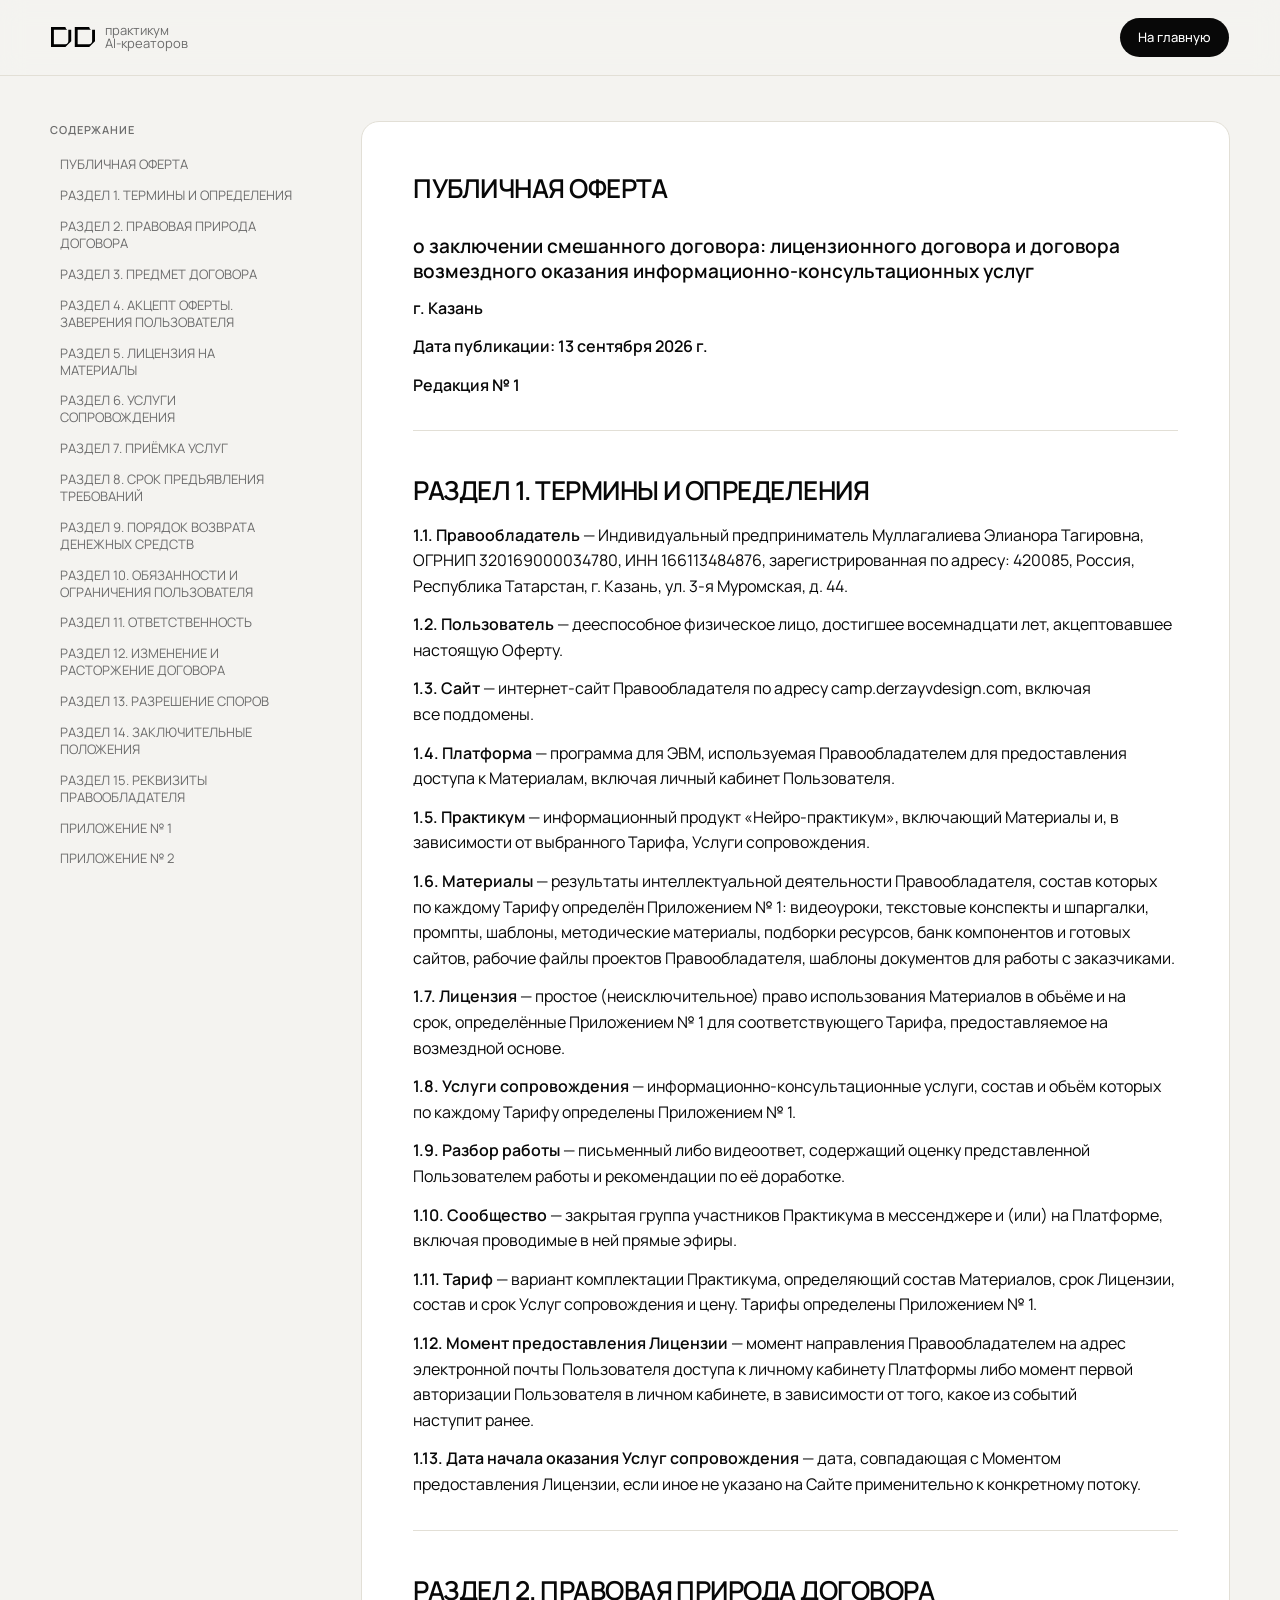
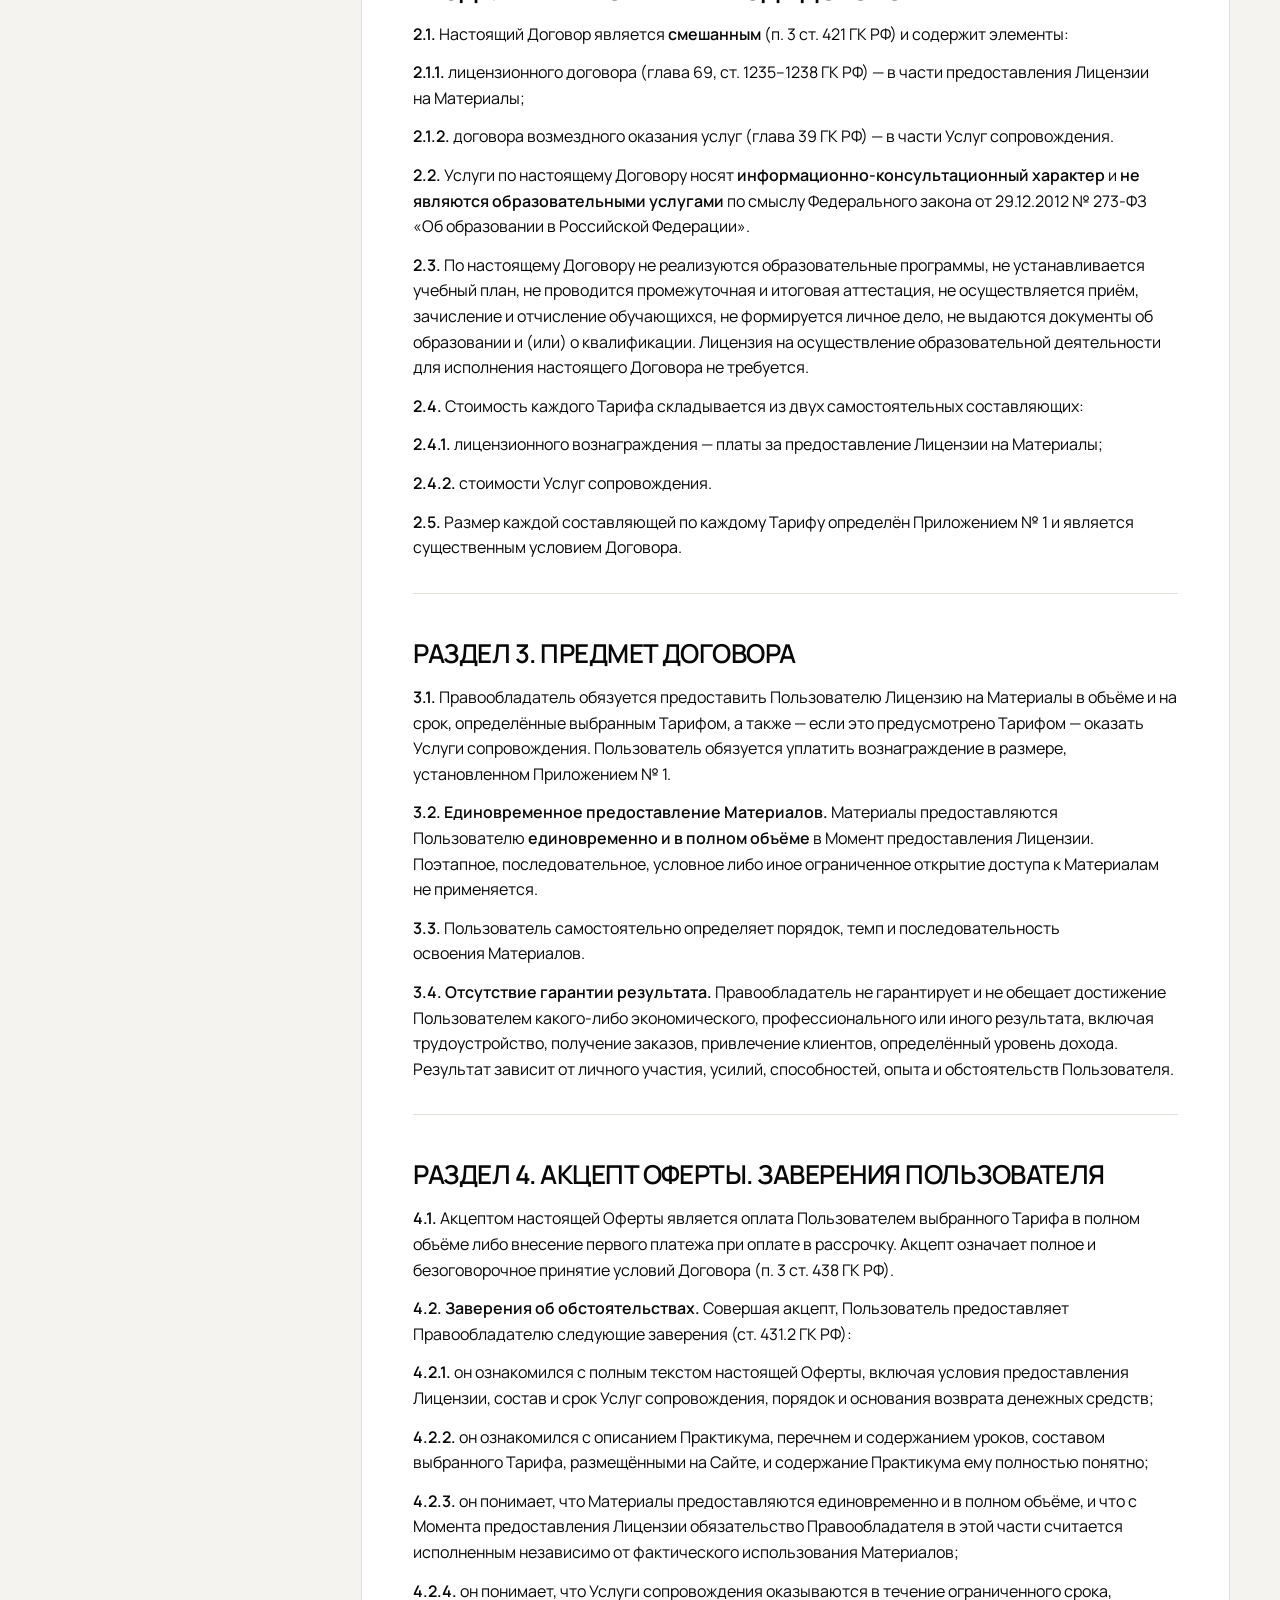
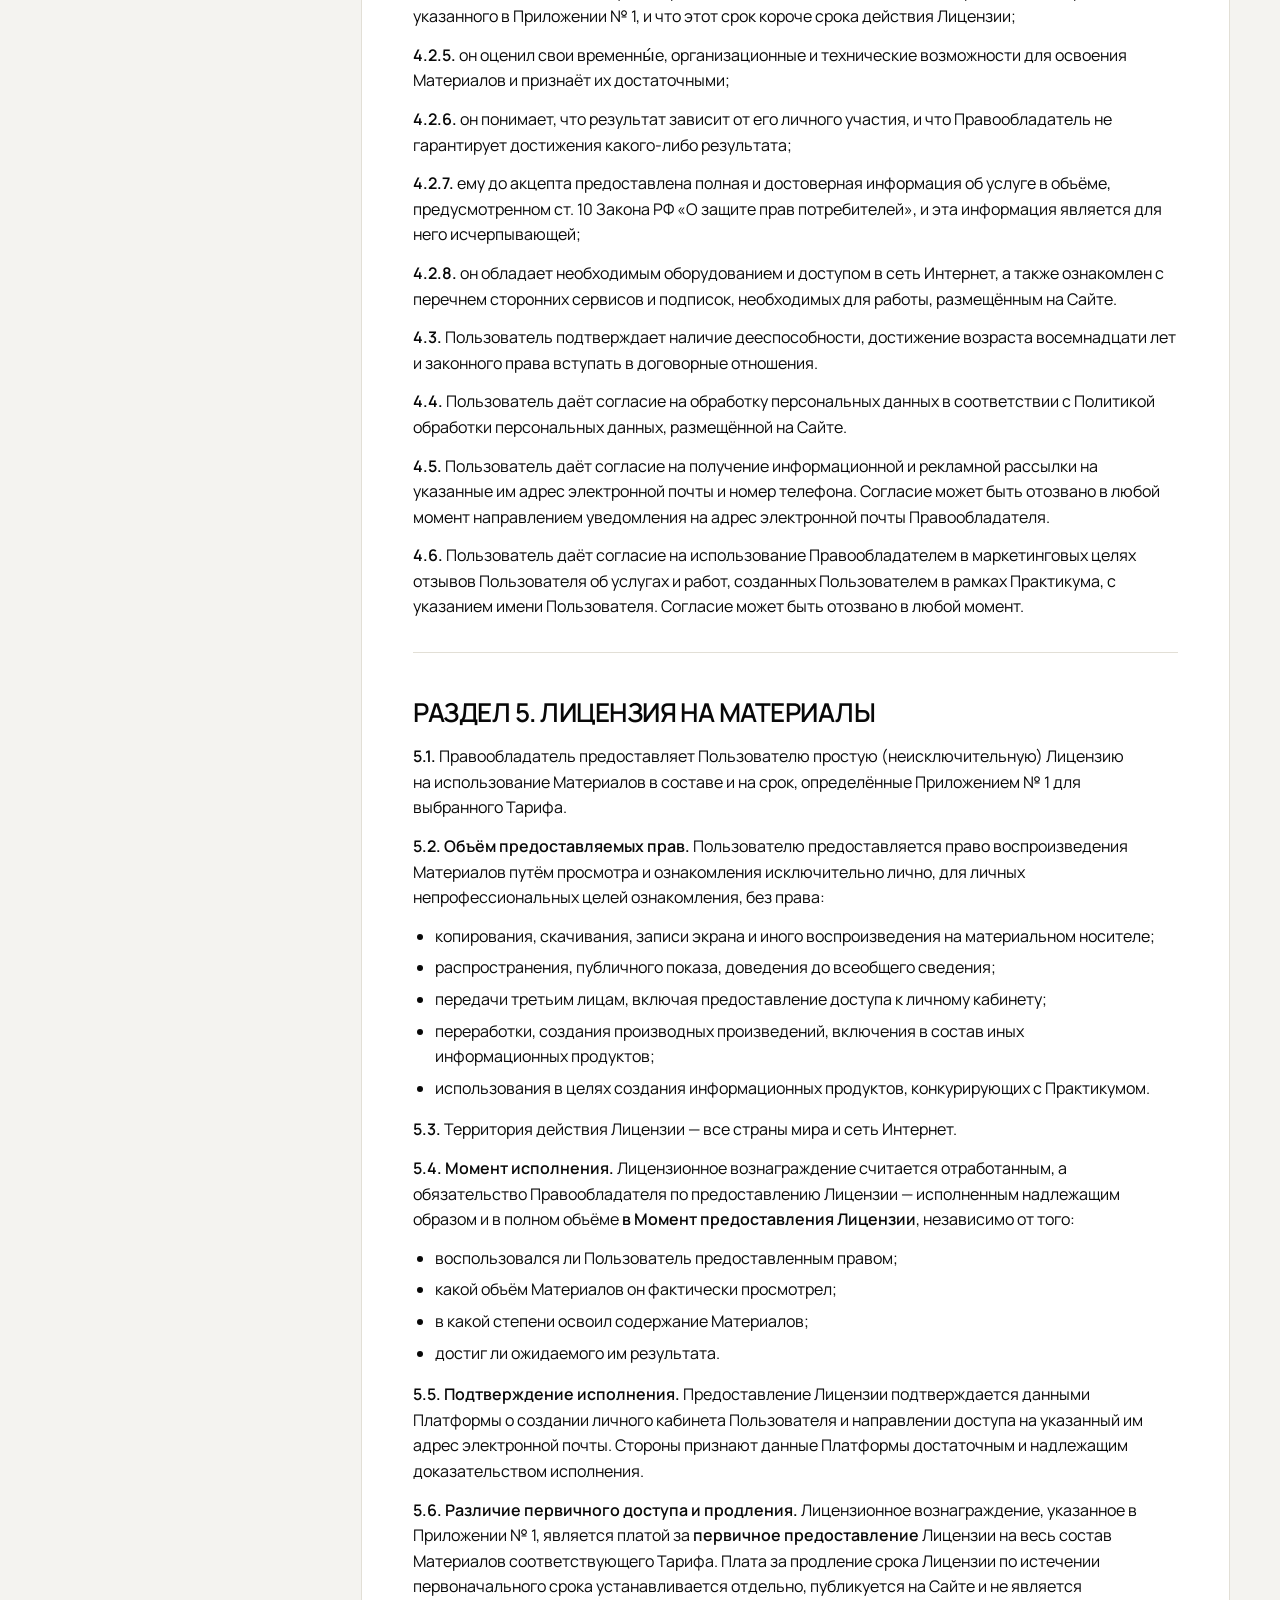
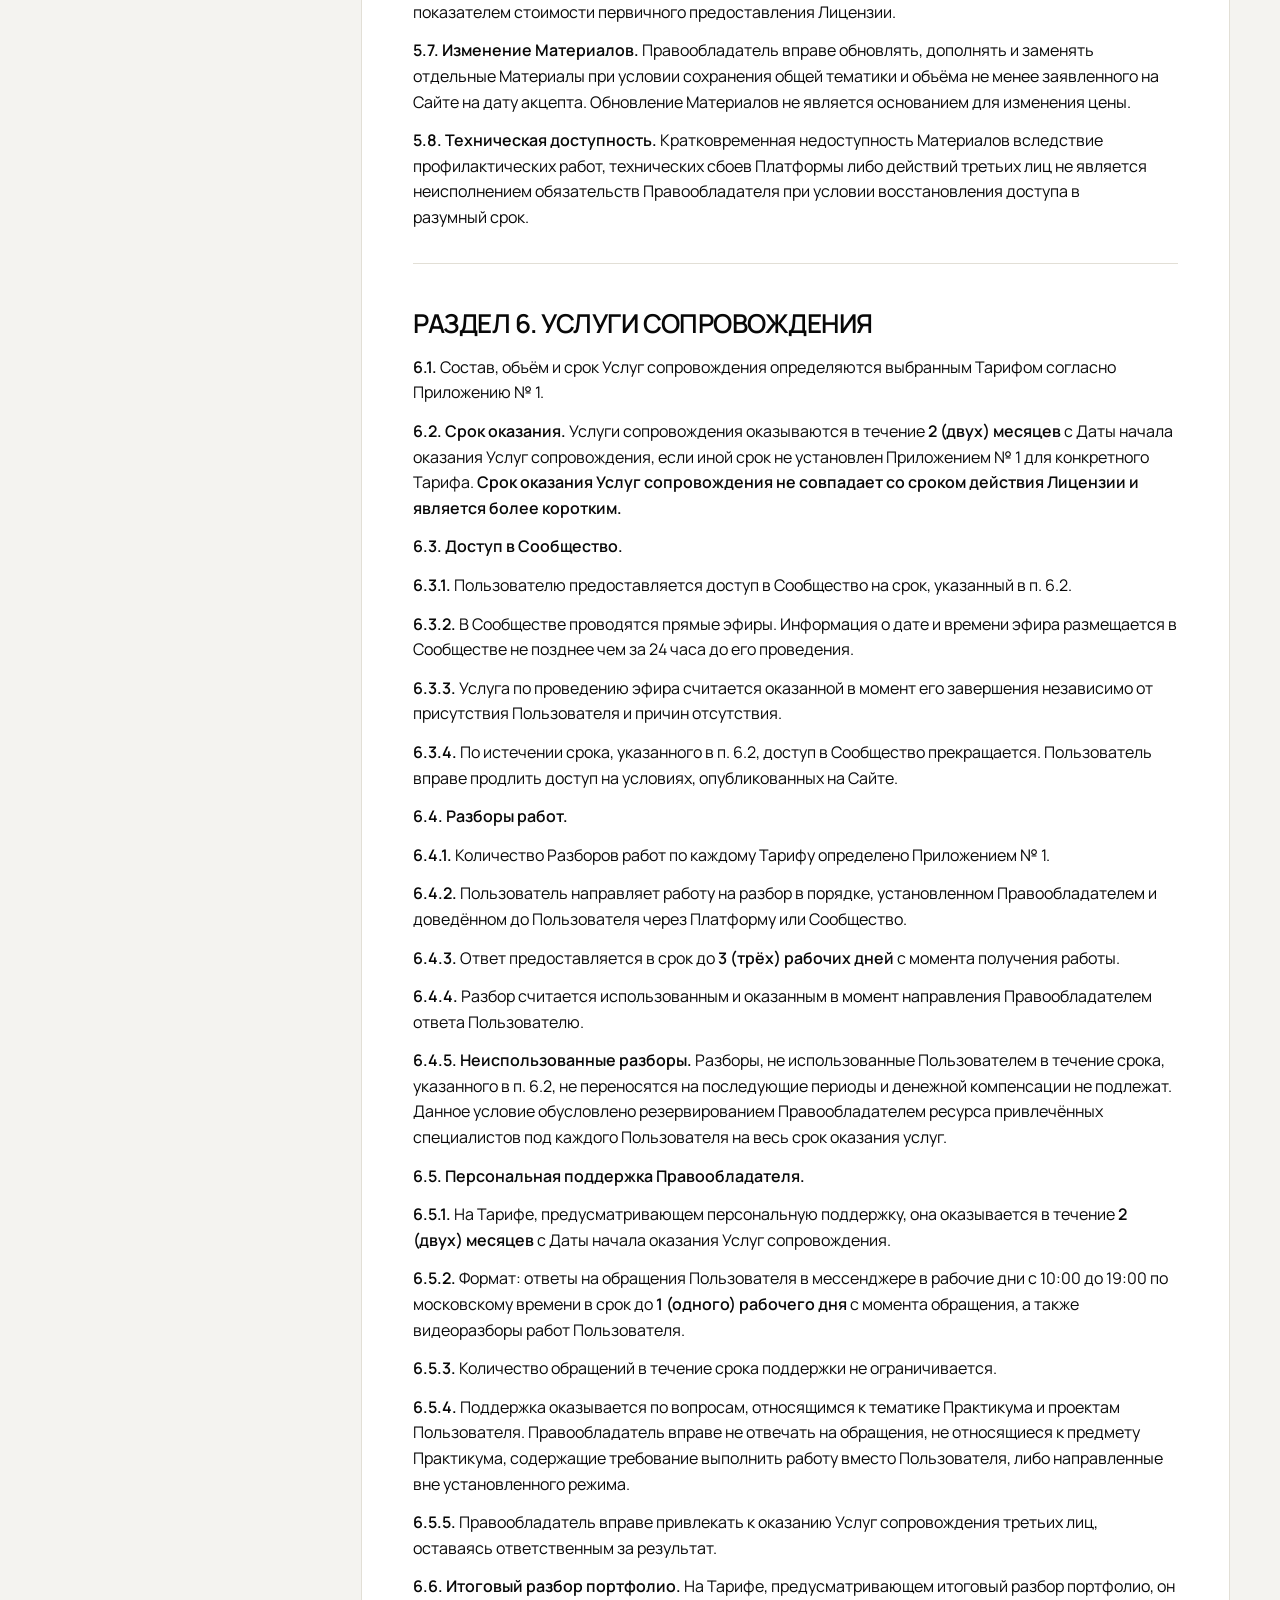
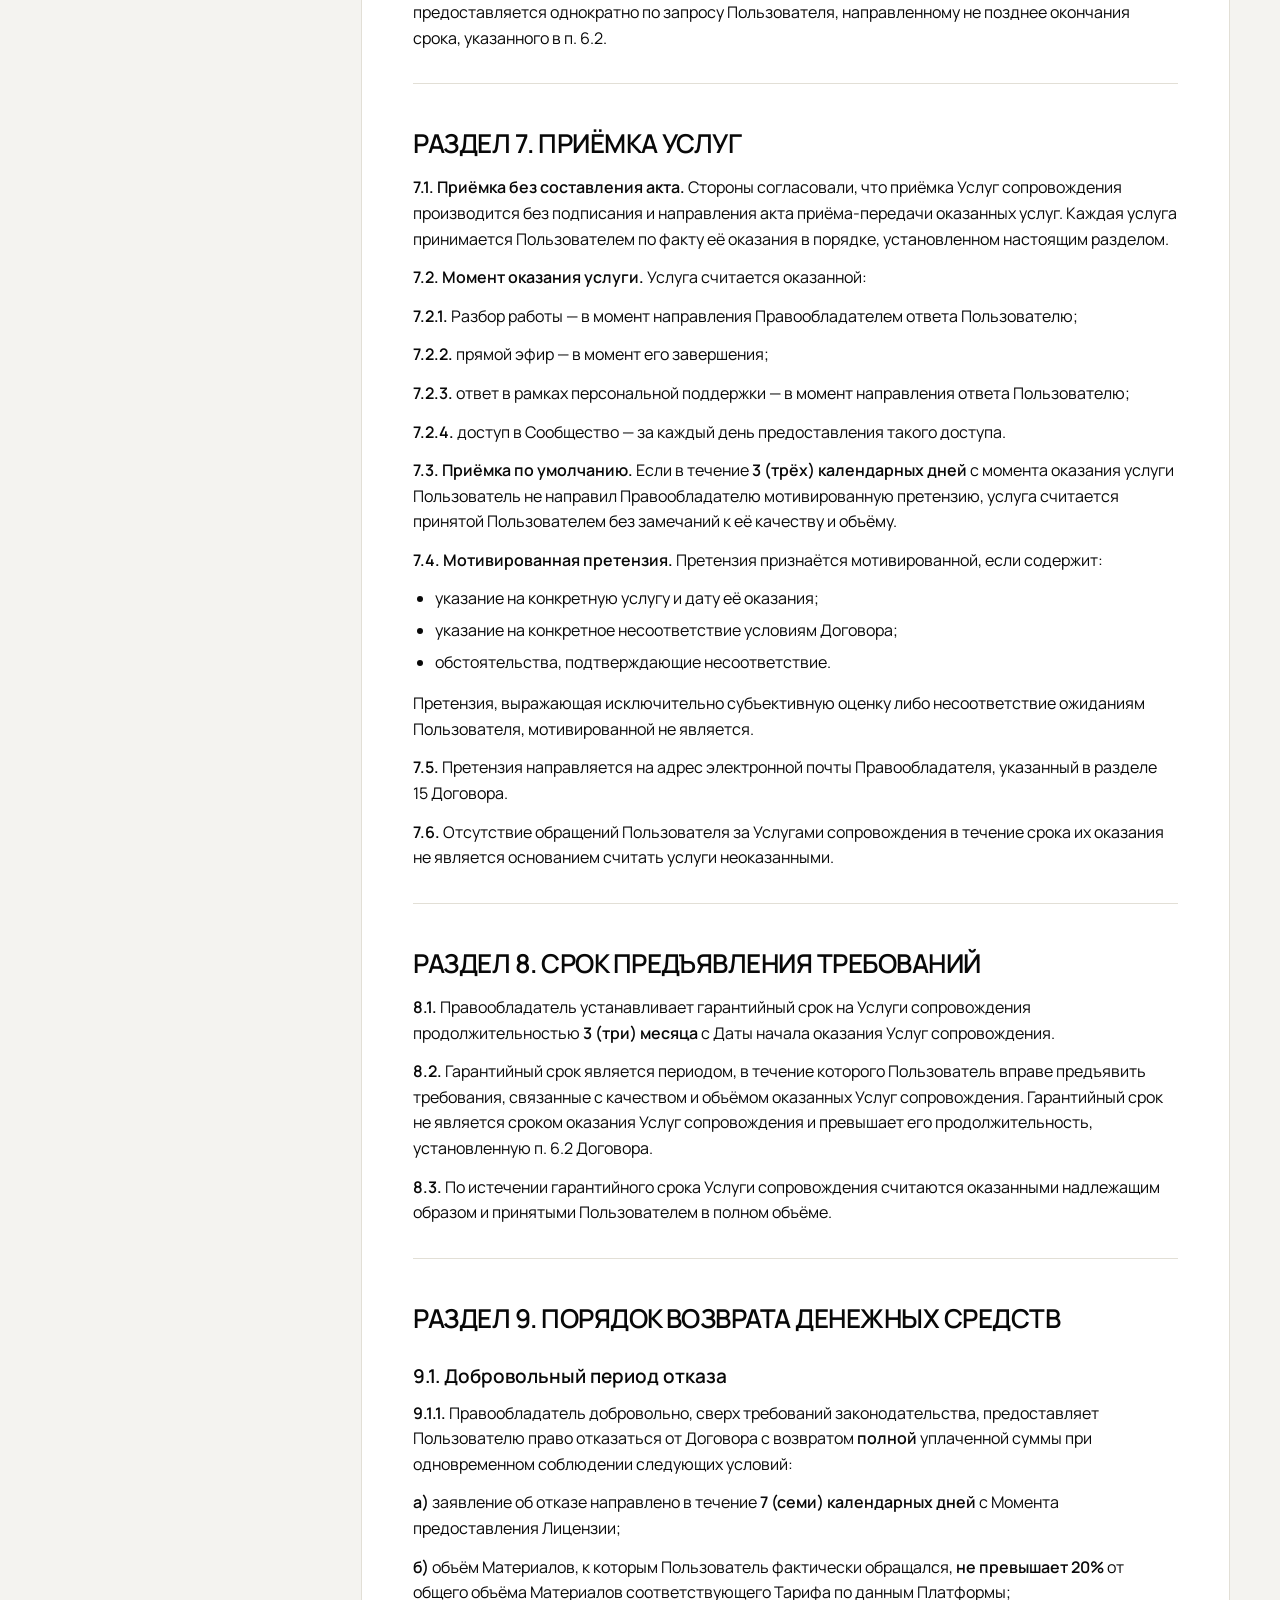
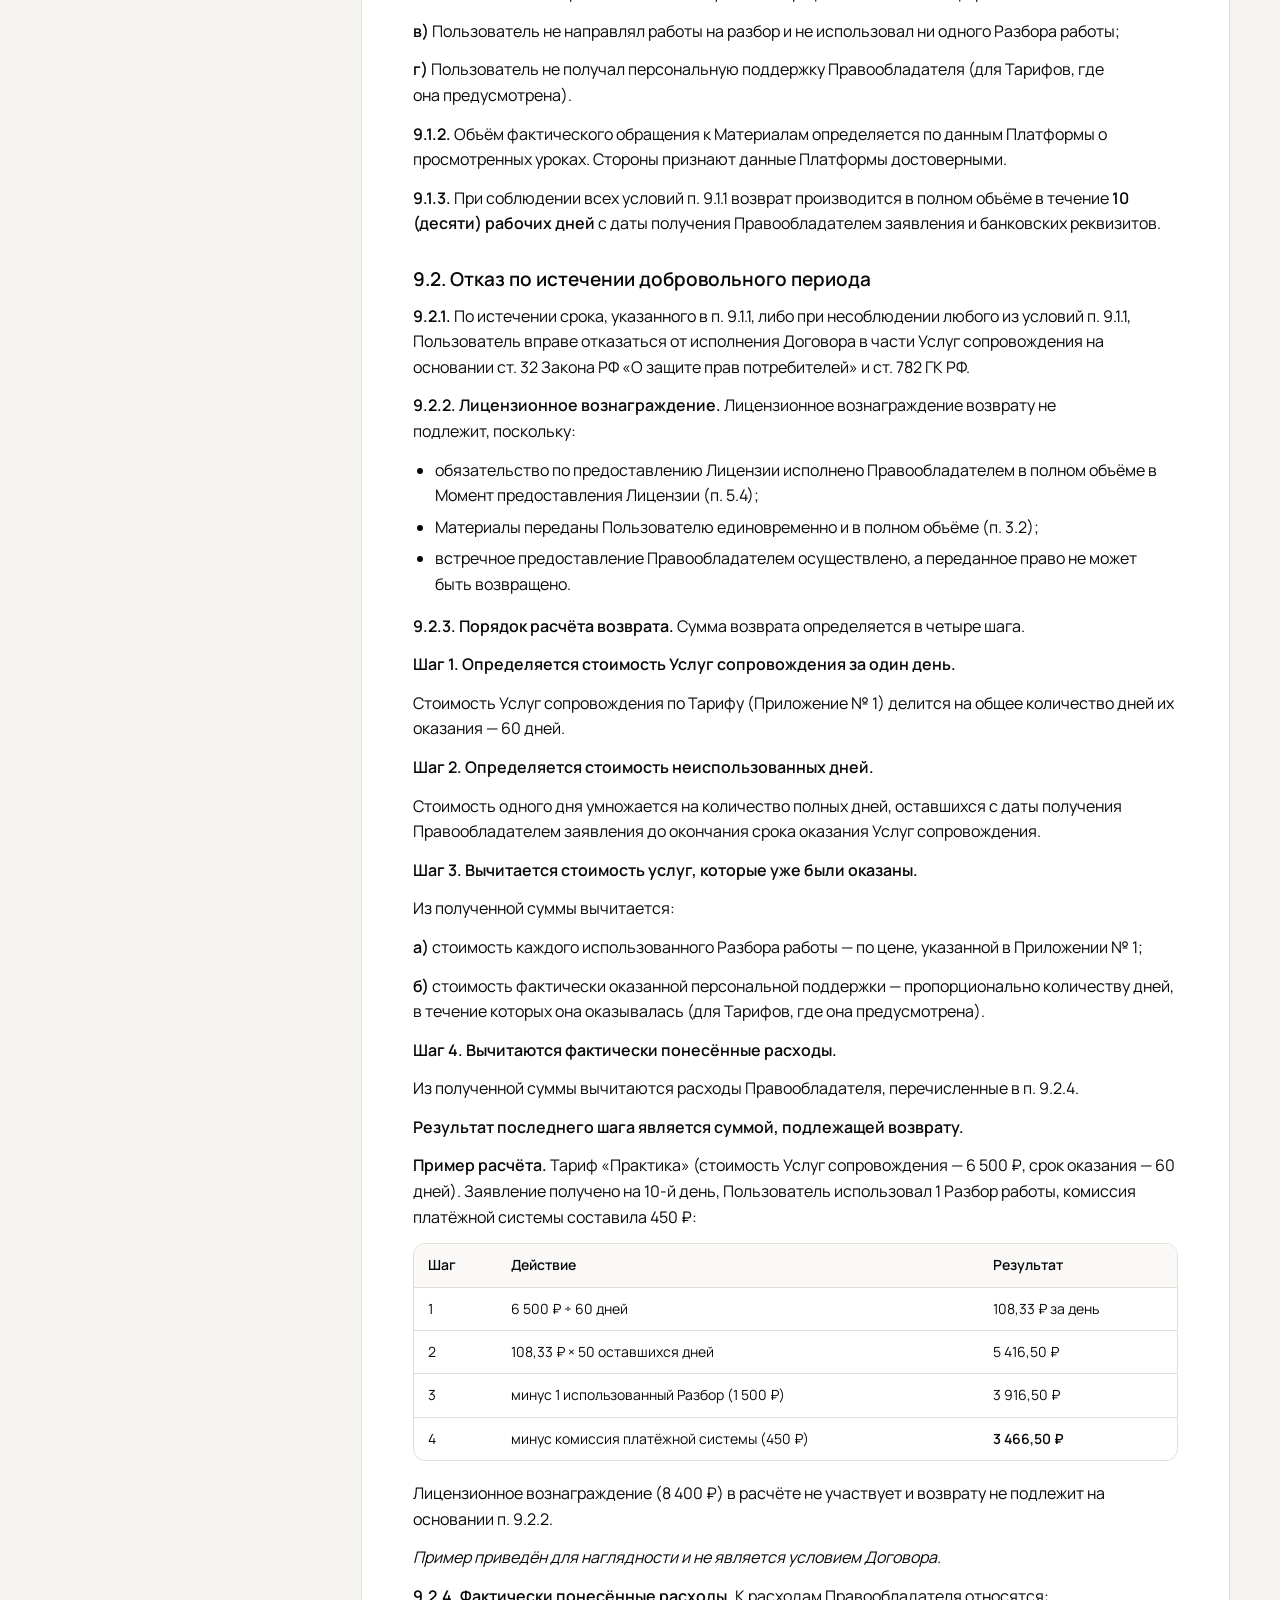
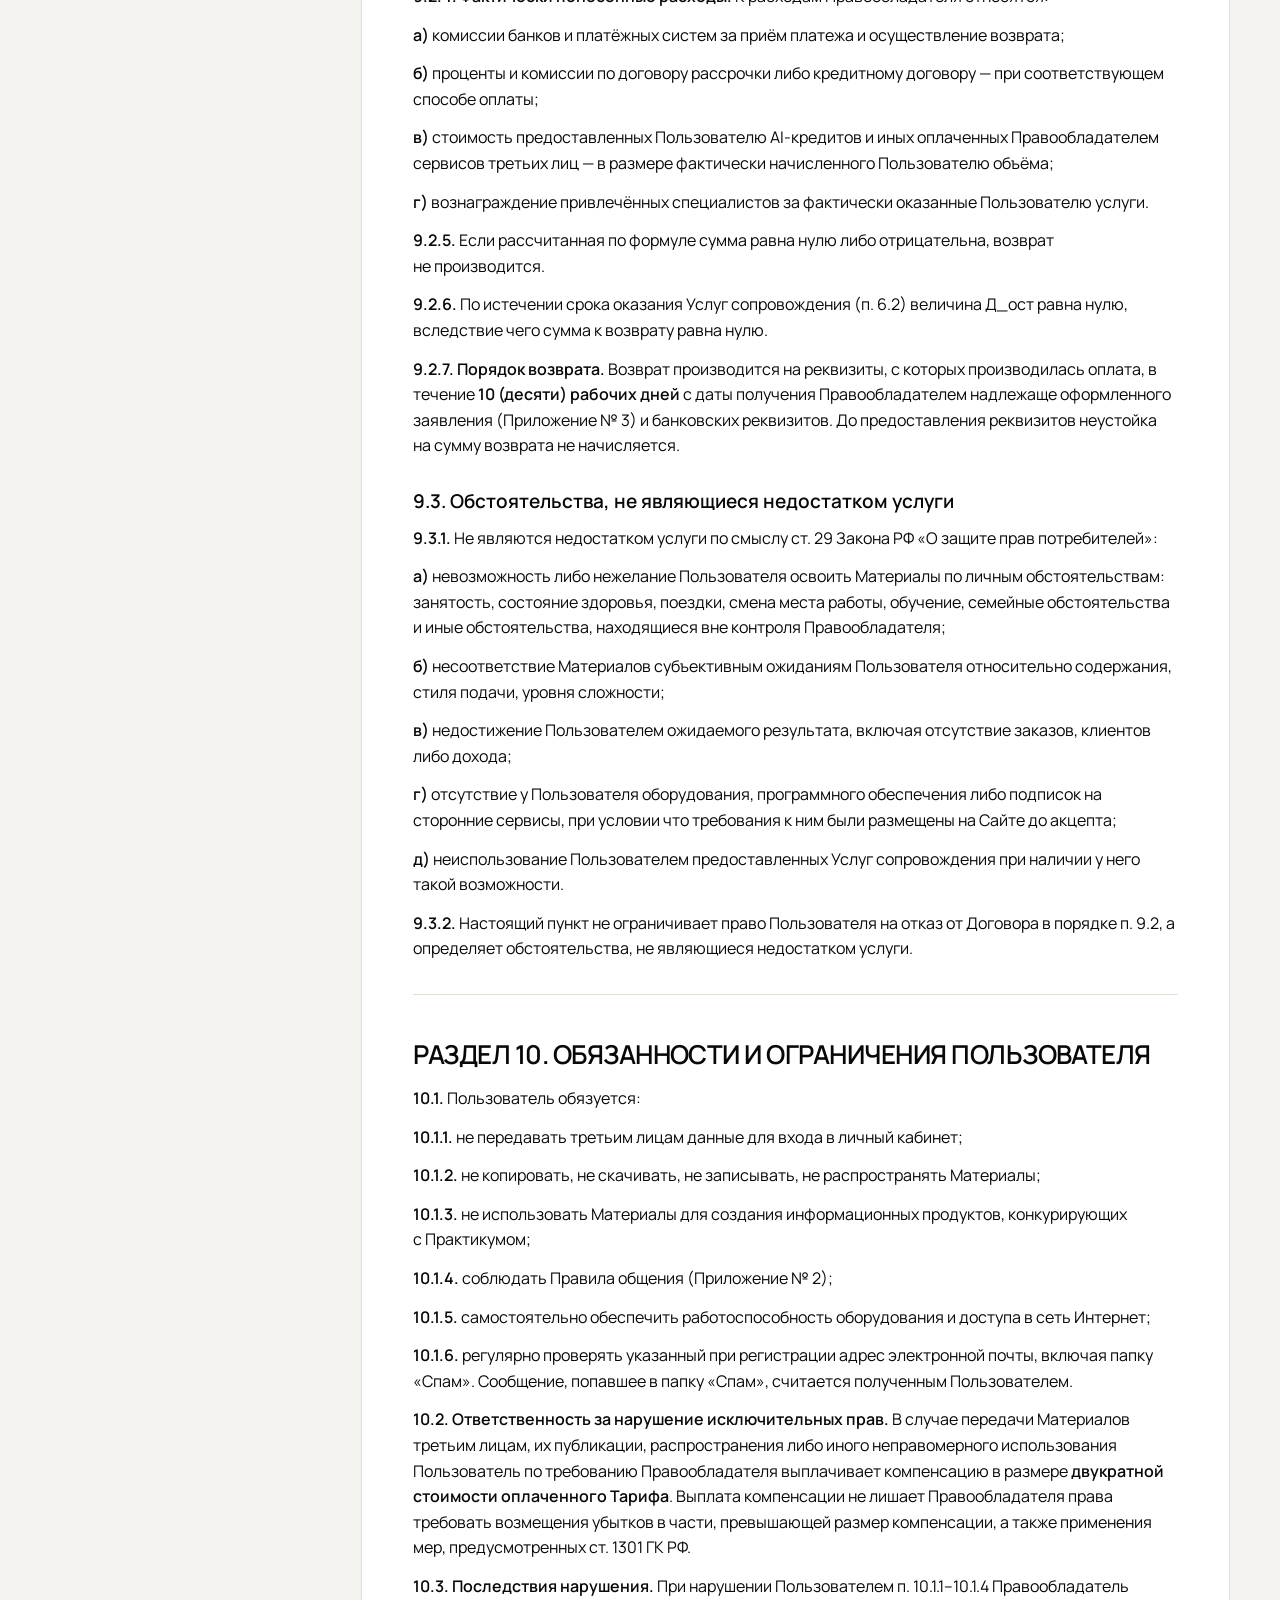
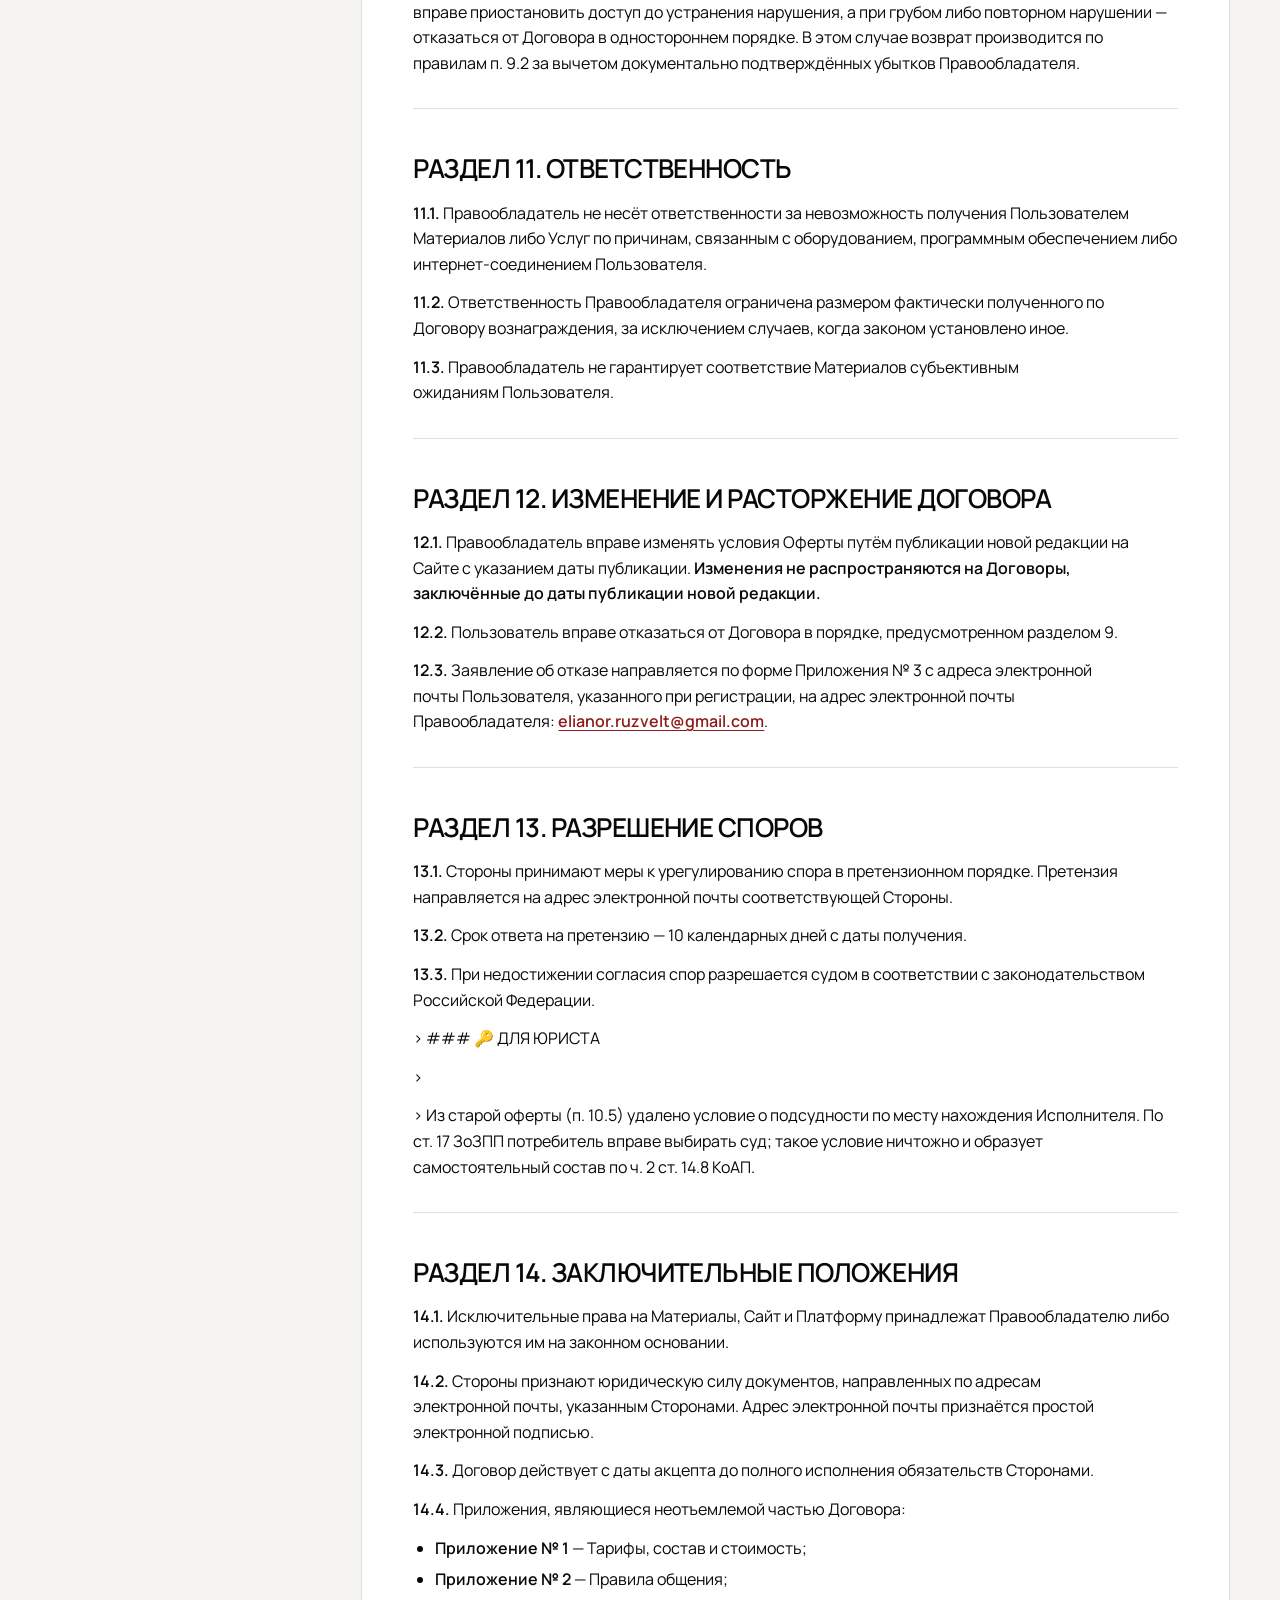
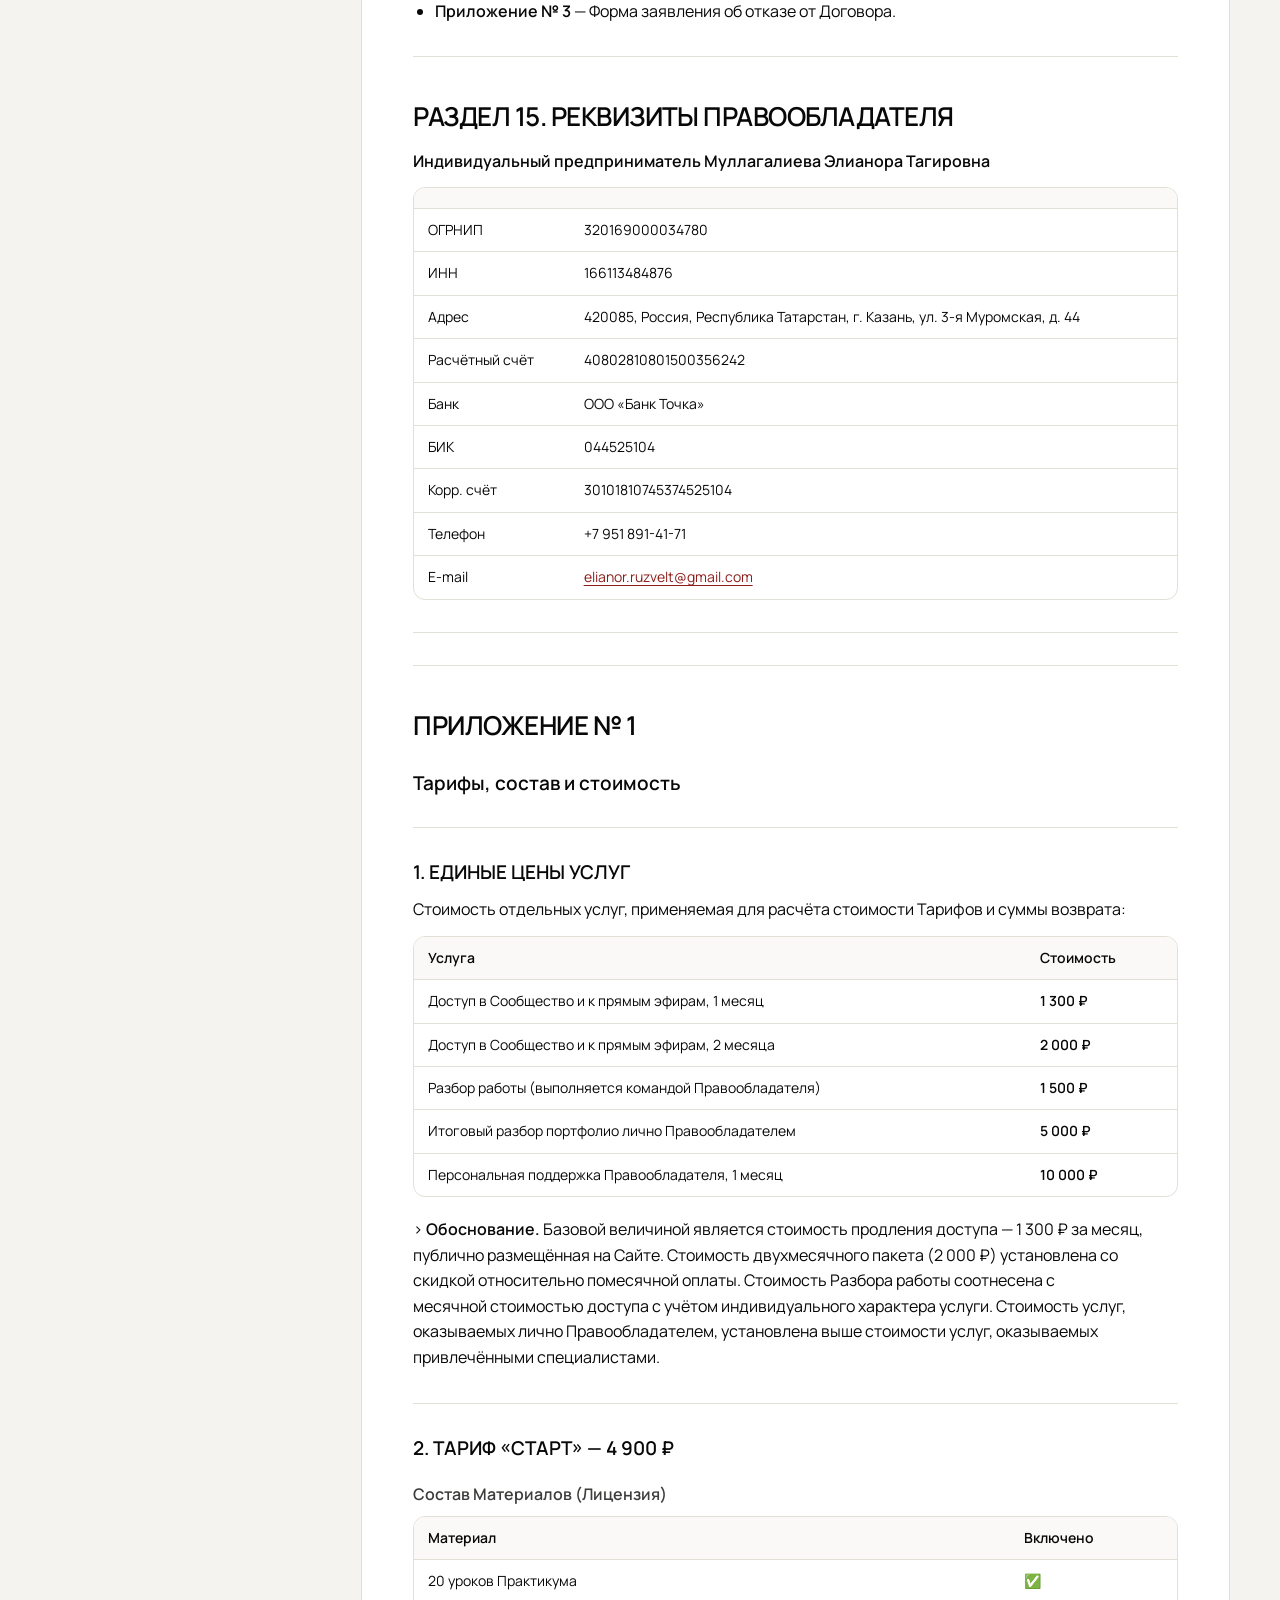
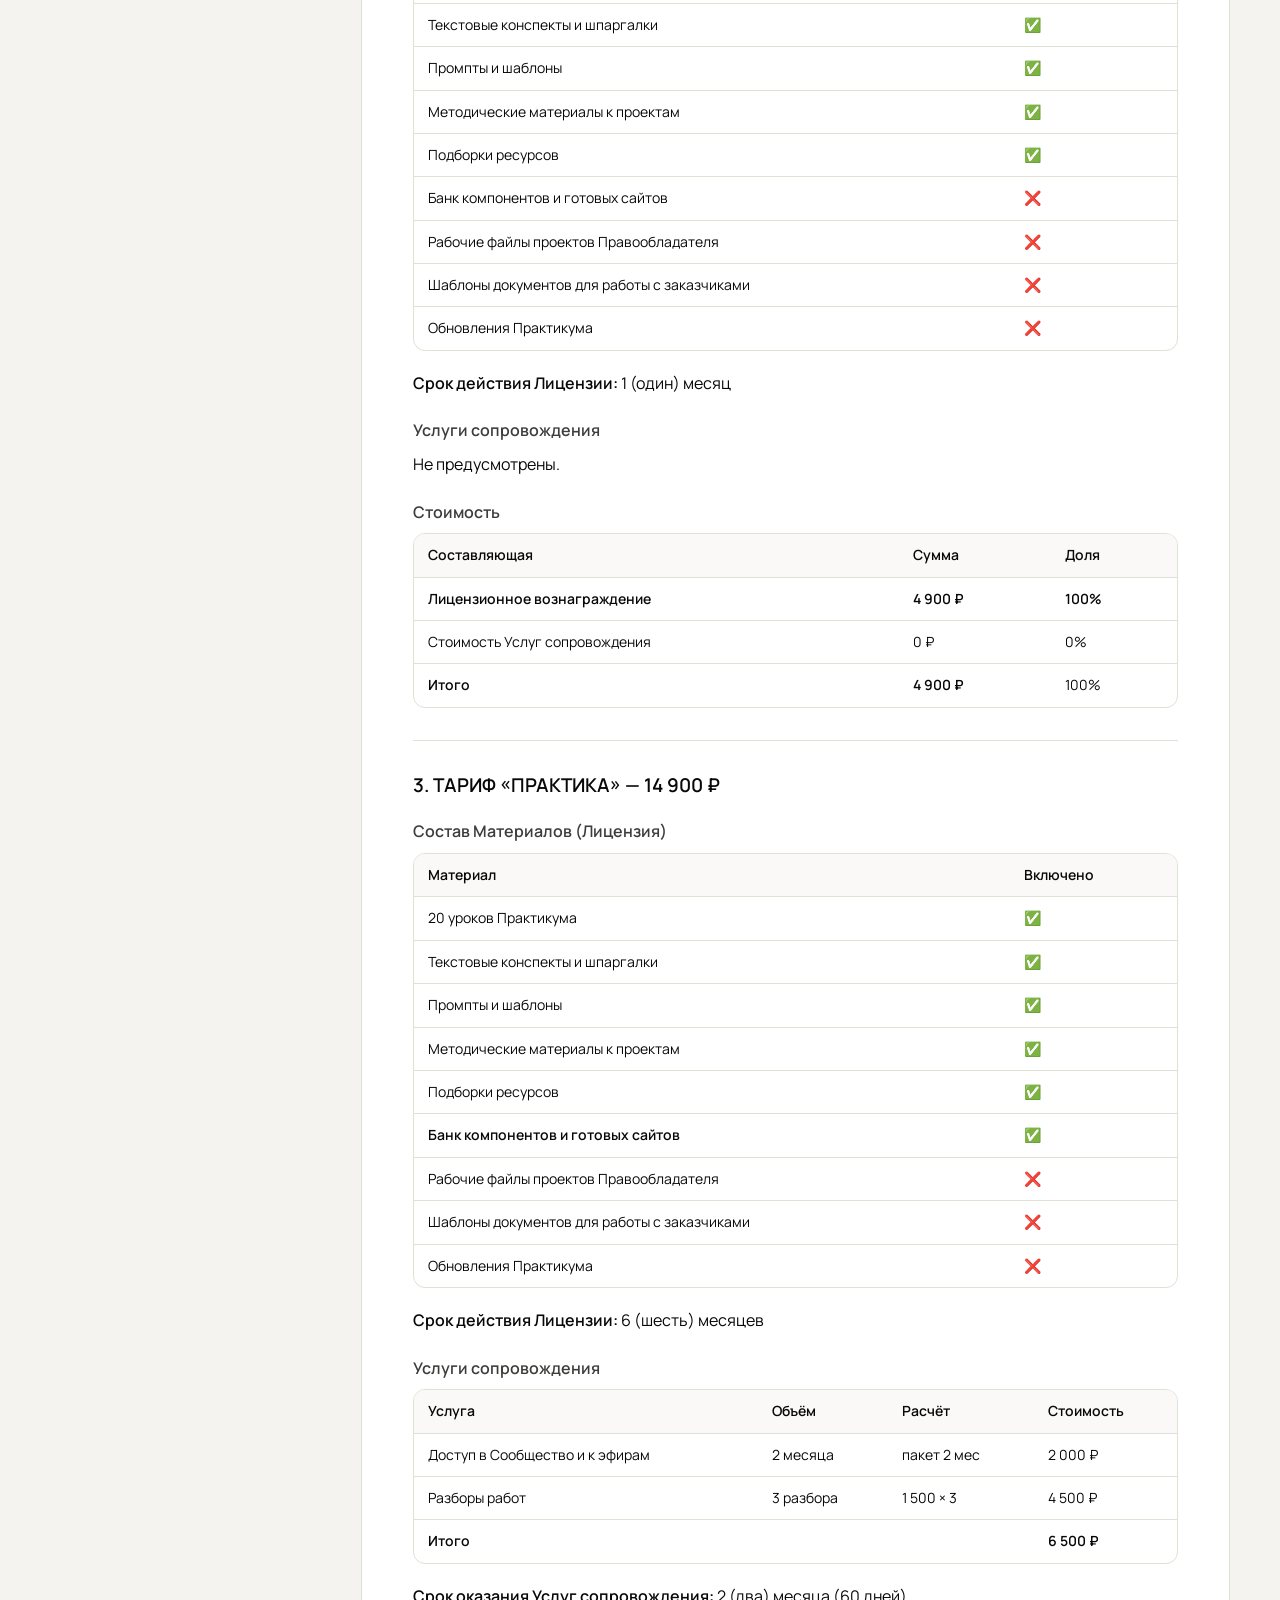
<file: oferta.html>
<!DOCTYPE html>
<html lang="ru">
  <head>
    <meta charset="utf-8" />
    <meta name="viewport" content="width=device-width, initial-scale=1" />
    <title>Публичная оферта — Нейро-практикум</title>
    <meta name="robots" content="noindex" />
    <link rel="preconnect" href="https://fonts.googleapis.com" />
    <link rel="preconnect" href="https://fonts.gstatic.com" crossorigin />
    <link href="https://fonts.googleapis.com/css2?family=Manrope:wght@400;500;600;700&display=swap" rel="stylesheet" />
    <link rel="stylesheet" href="doc.css" />
  </head>
  <body>
    <header class="doc-header">
      <a class="doc-back" href="/">
        <img src="assets/hero/dd-logo.svg" alt="" />
        <span>практикум<br />AI-креаторов</span>
      </a>
      <a class="doc-home" href="/">На главную</a>
    </header>

    <main class="doc-layout">
      <aside class="doc-nav" aria-label="Разделы документа">
        <p class="doc-nav-title">Содержание</p>
        <a href="#sec-1">ПУБЛИЧНАЯ ОФЕРТА</a>
<a href="#sec-2">РАЗДЕЛ 1. ТЕРМИНЫ И ОПРЕДЕЛЕНИЯ</a>
<a href="#sec-3">РАЗДЕЛ 2. ПРАВОВАЯ ПРИРОДА ДОГОВОРА</a>
<a href="#sec-4">РАЗДЕЛ 3. ПРЕДМЕТ ДОГОВОРА</a>
<a href="#sec-5">РАЗДЕЛ 4. АКЦЕПТ ОФЕРТЫ. ЗАВЕРЕНИЯ ПОЛЬЗОВАТЕЛЯ</a>
<a href="#sec-6">РАЗДЕЛ 5. ЛИЦЕНЗИЯ НА МАТЕРИАЛЫ</a>
<a href="#sec-7">РАЗДЕЛ 6. УСЛУГИ СОПРОВОЖДЕНИЯ</a>
<a href="#sec-8">РАЗДЕЛ 7. ПРИЁМКА УСЛУГ</a>
<a href="#sec-9">РАЗДЕЛ 8. СРОК ПРЕДЪЯВЛЕНИЯ ТРЕБОВАНИЙ</a>
<a href="#sec-10">РАЗДЕЛ 9. ПОРЯДОК ВОЗВРАТА ДЕНЕЖНЫХ СРЕДСТВ</a>
<a href="#sec-11">РАЗДЕЛ 10. ОБЯЗАННОСТИ И ОГРАНИЧЕНИЯ ПОЛЬЗОВАТЕЛЯ</a>
<a href="#sec-12">РАЗДЕЛ 11. ОТВЕТСТВЕННОСТЬ</a>
<a href="#sec-13">РАЗДЕЛ 12. ИЗМЕНЕНИЕ И РАСТОРЖЕНИЕ ДОГОВОРА</a>
<a href="#sec-14">РАЗДЕЛ 13. РАЗРЕШЕНИЕ СПОРОВ</a>
<a href="#sec-15">РАЗДЕЛ 14. ЗАКЛЮЧИТЕЛЬНЫЕ ПОЛОЖЕНИЯ</a>
<a href="#sec-16">РАЗДЕЛ 15. РЕКВИЗИТЫ ПРАВООБЛАДАТЕЛЯ</a>
<a href="#sec-17">ПРИЛОЖЕНИЕ № 1</a>
<a href="#sec-18">ПРИЛОЖЕНИЕ № 2</a>
<a href="#sec-19">ПРИЛОЖЕНИЕ № 3</a>
      </aside>
      <article class="doc-body">
        <h2 id="sec-1">ПУБЛИЧНАЯ ОФЕРТА</h2>
<h3>о заключении смешанного договора: лицензионного договора и договора возмездного оказания информационно-консультационных услуг</h3>
<p><strong>г. Казань</strong></p>
<p><strong>Дата публикации: 13 сентября 2026 г.</strong></p>
<p><strong>Редакция № 1</strong></p>
<hr />
<h2 id="sec-2">РАЗДЕЛ 1. ТЕРМИНЫ И ОПРЕДЕЛЕНИЯ</h2>
<p><strong>1.1. Правообладатель</strong> — Индивидуальный предприниматель Муллагалиева Элианора Тагировна, ОГРНИП 320169000034780, ИНН 166113484876, зарегистрированная по адресу: 420085, Россия, Республика Татарстан, г. Казань, ул. 3-я Муромская, д. 44.</p>
<p><strong>1.2. Пользователь</strong> — дееспособное физическое лицо, достигшее восемнадцати лет, акцептовавшее настоящую Оферту.</p>
<p><strong>1.3. Сайт</strong> — интернет-сайт Правообладателя по адресу camp.derzayvdesign.com, включая все поддомены.</p>
<p><strong>1.4. Платформа</strong> — программа для ЭВМ, используемая Правообладателем для предоставления доступа к Материалам, включая личный кабинет Пользователя.</p>
<p><strong>1.5. Практикум</strong> — информационный продукт «Нейро-практикум», включающий Материалы и, в зависимости от выбранного Тарифа, Услуги сопровождения.</p>
<p><strong>1.6. Материалы</strong> — результаты интеллектуальной деятельности Правообладателя, состав которых по каждому Тарифу определён Приложением № 1: видеоуроки, текстовые конспекты и шпаргалки, промпты, шаблоны, методические материалы, подборки ресурсов, банк компонентов и готовых сайтов, рабочие файлы проектов Правообладателя, шаблоны документов для работы с заказчиками.</p>
<p><strong>1.7. Лицензия</strong> — простое (неисключительное) право использования Материалов в объёме и на срок, определённые Приложением № 1 для соответствующего Тарифа, предоставляемое на возмездной основе.</p>
<p><strong>1.8. Услуги сопровождения</strong> — информационно-консультационные услуги, состав и объём которых по каждому Тарифу определены Приложением № 1.</p>
<p><strong>1.9. Разбор работы</strong> — письменный либо видеоответ, содержащий оценку представленной Пользователем работы и рекомендации по её доработке.</p>
<p><strong>1.10. Сообщество</strong> — закрытая группа участников Практикума в мессенджере и (или) на Платформе, включая проводимые в ней прямые эфиры.</p>
<p><strong>1.11. Тариф</strong> — вариант комплектации Практикума, определяющий состав Материалов, срок Лицензии, состав и срок Услуг сопровождения и цену. Тарифы определены Приложением № 1.</p>
<p><strong>1.12. Момент предоставления Лицензии</strong> — момент направления Правообладателем на адрес электронной почты Пользователя доступа к личному кабинету Платформы либо момент первой авторизации Пользователя в личном кабинете, в зависимости от того, какое из событий наступит ранее.</p>
<p><strong>1.13. Дата начала оказания Услуг сопровождения</strong> — дата, совпадающая с Моментом предоставления Лицензии, если иное не указано на Сайте применительно к конкретному потоку.</p>
<hr />
<h2 id="sec-3">РАЗДЕЛ 2. ПРАВОВАЯ ПРИРОДА ДОГОВОРА</h2>
<p><strong>2.1.</strong> Настоящий Договор является <strong>смешанным</strong> (п. 3 ст. 421 ГК РФ) и содержит элементы:</p>
<p><strong>2.1.1.</strong> лицензионного договора (глава 69, ст. 1235–1238 ГК РФ) — в части предоставления Лицензии на Материалы;</p>
<p><strong>2.1.2.</strong> договора возмездного оказания услуг (глава 39 ГК РФ) — в части Услуг сопровождения.</p>
<p><strong>2.2.</strong> Услуги по настоящему Договору носят <strong>информационно-консультационный характер</strong> и <strong>не являются образовательными услугами</strong> по смыслу Федерального закона от 29.12.2012 № 273-ФЗ «Об образовании в Российской Федерации».</p>
<p><strong>2.3.</strong> По настоящему Договору не реализуются образовательные программы, не устанавливается учебный план, не проводится промежуточная и итоговая аттестация, не осуществляется приём, зачисление и отчисление обучающихся, не формируется личное дело, не выдаются документы об образовании и (или) о квалификации. Лицензия на осуществление образовательной деятельности для исполнения настоящего Договора не требуется.</p>
<p><strong>2.4.</strong> Стоимость каждого Тарифа складывается из двух самостоятельных составляющих:</p>
<p><strong>2.4.1.</strong> лицензионного вознаграждения — платы за предоставление Лицензии на Материалы;</p>
<p><strong>2.4.2.</strong> стоимости Услуг сопровождения.</p>
<p><strong>2.5.</strong> Размер каждой составляющей по каждому Тарифу определён Приложением № 1 и является существенным условием Договора.</p>
<hr />
<h2 id="sec-4">РАЗДЕЛ 3. ПРЕДМЕТ ДОГОВОРА</h2>
<p><strong>3.1.</strong> Правообладатель обязуется предоставить Пользователю Лицензию на Материалы в объёме и на срок, определённые выбранным Тарифом, а также — если это предусмотрено Тарифом — оказать Услуги сопровождения. Пользователь обязуется уплатить вознаграждение в размере, установленном Приложением № 1.</p>
<p><strong>3.2. Единовременное предоставление Материалов.</strong> Материалы предоставляются Пользователю <strong>единовременно и в полном объёме</strong> в Момент предоставления Лицензии. Поэтапное, последовательное, условное либо иное ограниченное открытие доступа к Материалам не применяется.</p>
<p><strong>3.3.</strong> Пользователь самостоятельно определяет порядок, темп и последовательность освоения Материалов.</p>
<p><strong>3.4. Отсутствие гарантии результата.</strong> Правообладатель не гарантирует и не обещает достижение Пользователем какого-либо экономического, профессионального или иного результата, включая трудоустройство, получение заказов, привлечение клиентов, определённый уровень дохода. Результат зависит от личного участия, усилий, способностей, опыта и обстоятельств Пользователя.</p>
<hr />
<h2 id="sec-5">РАЗДЕЛ 4. АКЦЕПТ ОФЕРТЫ. ЗАВЕРЕНИЯ ПОЛЬЗОВАТЕЛЯ</h2>
<p><strong>4.1.</strong> Акцептом настоящей Оферты является оплата Пользователем выбранного Тарифа в полном объёме либо внесение первого платежа при оплате в рассрочку. Акцепт означает полное и безоговорочное принятие условий Договора (п. 3 ст. 438 ГК РФ).</p>
<p><strong>4.2. Заверения об обстоятельствах.</strong> Совершая акцепт, Пользователь предоставляет Правообладателю следующие заверения (ст. 431.2 ГК РФ):</p>
<p><strong>4.2.1.</strong> он ознакомился с полным текстом настоящей Оферты, включая условия предоставления Лицензии, состав и срок Услуг сопровождения, порядок и основания возврата денежных средств;</p>
<p><strong>4.2.2.</strong> он ознакомился с описанием Практикума, перечнем и содержанием уроков, составом выбранного Тарифа, размещёнными на Сайте, и содержание Практикума ему полностью понятно;</p>
<p><strong>4.2.3.</strong> он понимает, что Материалы предоставляются единовременно и в полном объёме, и что с Момента предоставления Лицензии обязательство Правообладателя в этой части считается исполненным независимо от фактического использования Материалов;</p>
<p><strong>4.2.4.</strong> он понимает, что Услуги сопровождения оказываются в течение ограниченного срока, указанного в Приложении № 1, и что этот срок короче срока действия Лицензии;</p>
<p><strong>4.2.5.</strong> он оценил свои временны́е, организационные и технические возможности для освоения Материалов и признаёт их достаточными;</p>
<p><strong>4.2.6.</strong> он понимает, что результат зависит от его личного участия, и что Правообладатель не гарантирует достижения какого-либо результата;</p>
<p><strong>4.2.7.</strong> ему до акцепта предоставлена полная и достоверная информация об услуге в объёме, предусмотренном ст. 10 Закона РФ «О защите прав потребителей», и эта информация является для него исчерпывающей;</p>
<p><strong>4.2.8.</strong> он обладает необходимым оборудованием и доступом в сеть Интернет, а также ознакомлен с перечнем сторонних сервисов и подписок, необходимых для работы, размещённым на Сайте.</p>
<p><strong>4.3.</strong> Пользователь подтверждает наличие дееспособности, достижение возраста восемнадцати лет и законного права вступать в договорные отношения.</p>
<p><strong>4.4.</strong> Пользователь даёт согласие на обработку персональных данных в соответствии с Политикой обработки персональных данных, размещённой на Сайте.</p>
<p><strong>4.5.</strong> Пользователь даёт согласие на получение информационной и рекламной рассылки на указанные им адрес электронной почты и номер телефона. Согласие может быть отозвано в любой момент направлением уведомления на адрес электронной почты Правообладателя.</p>
<p><strong>4.6.</strong> Пользователь даёт согласие на использование Правообладателем в маркетинговых целях отзывов Пользователя об услугах и работ, созданных Пользователем в рамках Практикума, с указанием имени Пользователя. Согласие может быть отозвано в любой момент.</p>
<hr />
<h2 id="sec-6">РАЗДЕЛ 5. ЛИЦЕНЗИЯ НА МАТЕРИАЛЫ</h2>
<p><strong>5.1.</strong> Правообладатель предоставляет Пользователю простую (неисключительную) Лицензию на использование Материалов в составе и на срок, определённые Приложением № 1 для выбранного Тарифа.</p>
<p><strong>5.2. Объём предоставляемых прав.</strong> Пользователю предоставляется право воспроизведения Материалов путём просмотра и ознакомления исключительно лично, для личных непрофессиональных целей ознакомления, без права:</p>
<ul>
<li>копирования, скачивания, записи экрана и иного воспроизведения на материальном носителе;</li>
<li>распространения, публичного показа, доведения до всеобщего сведения;</li>
<li>передачи третьим лицам, включая предоставление доступа к личному кабинету;</li>
<li>переработки, создания производных произведений, включения в состав иных информационных продуктов;</li>
<li>использования в целях создания информационных продуктов, конкурирующих с Практикумом.</li>
</ul>
<p><strong>5.3.</strong> Территория действия Лицензии — все страны мира и сеть Интернет.</p>
<p><strong>5.4. Момент исполнения.</strong> Лицензионное вознаграждение считается отработанным, а обязательство Правообладателя по предоставлению Лицензии — исполненным надлежащим образом и в полном объёме <strong>в Момент предоставления Лицензии</strong>, независимо от того:</p>
<ul>
<li>воспользовался ли Пользователь предоставленным правом;</li>
<li>какой объём Материалов он фактически просмотрел;</li>
<li>в какой степени освоил содержание Материалов;</li>
<li>достиг ли ожидаемого им результата.</li>
</ul>
<p><strong>5.5. Подтверждение исполнения.</strong> Предоставление Лицензии подтверждается данными Платформы о создании личного кабинета Пользователя и направлении доступа на указанный им адрес электронной почты. Стороны признают данные Платформы достаточным и надлежащим доказательством исполнения.</p>
<p><strong>5.6. Различие первичного доступа и продления.</strong> Лицензионное вознаграждение, указанное в Приложении № 1, является платой за <strong>первичное предоставление</strong> Лицензии на весь состав Материалов соответствующего Тарифа. Плата за продление срока Лицензии по истечении первоначального срока устанавливается отдельно, публикуется на Сайте и не является показателем стоимости первичного предоставления Лицензии.</p>
<p><strong>5.7. Изменение Материалов.</strong> Правообладатель вправе обновлять, дополнять и заменять отдельные Материалы при условии сохранения общей тематики и объёма не менее заявленного на Сайте на дату акцепта. Обновление Материалов не является основанием для изменения цены.</p>
<p><strong>5.8. Техническая доступность.</strong> Кратковременная недоступность Материалов вследствие профилактических работ, технических сбоев Платформы либо действий третьих лиц не является неисполнением обязательств Правообладателя при условии восстановления доступа в разумный срок.</p>
<hr />
<h2 id="sec-7">РАЗДЕЛ 6. УСЛУГИ СОПРОВОЖДЕНИЯ</h2>
<p><strong>6.1.</strong> Состав, объём и срок Услуг сопровождения определяются выбранным Тарифом согласно Приложению № 1.</p>
<p><strong>6.2. Срок оказания.</strong> Услуги сопровождения оказываются в течение <strong>2 (двух) месяцев</strong> с Даты начала оказания Услуг сопровождения, если иной срок не установлен Приложением № 1 для конкретного Тарифа. <strong>Срок оказания Услуг сопровождения не совпадает со сроком действия Лицензии и является более коротким.</strong></p>
<p><strong>6.3. Доступ в Сообщество.</strong></p>
<p><strong>6.3.1.</strong> Пользователю предоставляется доступ в Сообщество на срок, указанный в п. 6.2.</p>
<p><strong>6.3.2.</strong> В Сообществе проводятся прямые эфиры. Информация о дате и времени эфира размещается в Сообществе не позднее чем за 24 часа до его проведения.</p>
<p><strong>6.3.3.</strong> Услуга по проведению эфира считается оказанной в момент его завершения независимо от присутствия Пользователя и причин отсутствия.</p>
<p><strong>6.3.4.</strong> По истечении срока, указанного в п. 6.2, доступ в Сообщество прекращается. Пользователь вправе продлить доступ на условиях, опубликованных на Сайте.</p>
<p><strong>6.4. Разборы работ.</strong></p>
<p><strong>6.4.1.</strong> Количество Разборов работ по каждому Тарифу определено Приложением № 1.</p>
<p><strong>6.4.2.</strong> Пользователь направляет работу на разбор в порядке, установленном Правообладателем и доведённом до Пользователя через Платформу или Сообщество.</p>
<p><strong>6.4.3.</strong> Ответ предоставляется в срок до <strong>3 (трёх) рабочих дней</strong> с момента получения работы.</p>
<p><strong>6.4.4.</strong> Разбор считается использованным и оказанным в момент направления Правообладателем ответа Пользователю.</p>
<p><strong>6.4.5. Неиспользованные разборы.</strong> Разборы, не использованные Пользователем в течение срока, указанного в п. 6.2, не переносятся на последующие периоды и денежной компенсации не подлежат. Данное условие обусловлено резервированием Правообладателем ресурса привлечённых специалистов под каждого Пользователя на весь срок оказания услуг.</p>
<p><strong>6.5. Персональная поддержка Правообладателя.</strong></p>
<p><strong>6.5.1.</strong> На Тарифе, предусматривающем персональную поддержку, она оказывается в течение <strong>2 (двух) месяцев</strong> с Даты начала оказания Услуг сопровождения.</p>
<p><strong>6.5.2.</strong> Формат: ответы на обращения Пользователя в мессенджере в рабочие дни с 10:00 до 19:00 по московскому времени в срок до <strong>1 (одного) рабочего дня</strong> с момента обращения, а также видеоразборы работ Пользователя.</p>
<p><strong>6.5.3.</strong> Количество обращений в течение срока поддержки не ограничивается.</p>
<p><strong>6.5.4.</strong> Поддержка оказывается по вопросам, относящимся к тематике Практикума и проектам Пользователя. Правообладатель вправе не отвечать на обращения, не относящиеся к предмету Практикума, содержащие требование выполнить работу вместо Пользователя, либо направленные вне установленного режима.</p>
<p><strong>6.5.5.</strong> Правообладатель вправе привлекать к оказанию Услуг сопровождения третьих лиц, оставаясь ответственным за результат.</p>
<p><strong>6.6. Итоговый разбор портфолио.</strong> На Тарифе, предусматривающем итоговый разбор портфолио, он предоставляется однократно по запросу Пользователя, направленному не позднее окончания срока, указанного в п. 6.2.</p>
<hr />
<h2 id="sec-8">РАЗДЕЛ 7. ПРИЁМКА УСЛУГ</h2>
<p><strong>7.1. Приёмка без составления акта.</strong> Стороны согласовали, что приёмка Услуг сопровождения производится без подписания и направления акта приёма-передачи оказанных услуг. Каждая услуга принимается Пользователем по факту её оказания в порядке, установленном настоящим разделом.</p>
<p><strong>7.2. Момент оказания услуги.</strong> Услуга считается оказанной:</p>
<p><strong>7.2.1.</strong> Разбор работы — в момент направления Правообладателем ответа Пользователю;</p>
<p><strong>7.2.2.</strong> прямой эфир — в момент его завершения;</p>
<p><strong>7.2.3.</strong> ответ в рамках персональной поддержки — в момент направления ответа Пользователю;</p>
<p><strong>7.2.4.</strong> доступ в Сообщество — за каждый день предоставления такого доступа.</p>
<p><strong>7.3. Приёмка по умолчанию.</strong> Если в течение <strong>3 (трёх) календарных дней</strong> с момента оказания услуги Пользователь не направил Правообладателю мотивированную претензию, услуга считается принятой Пользователем без замечаний к её качеству и объёму.</p>
<p><strong>7.4. Мотивированная претензия.</strong> Претензия признаётся мотивированной, если содержит:</p>
<ul>
<li>указание на конкретную услугу и дату её оказания;</li>
<li>указание на конкретное несоответствие условиям Договора;</li>
<li>обстоятельства, подтверждающие несоответствие.</li>
</ul>
<p>Претензия, выражающая исключительно субъективную оценку либо несоответствие ожиданиям Пользователя, мотивированной не является.</p>
<p><strong>7.5.</strong> Претензия направляется на адрес электронной почты Правообладателя, указанный в разделе 15 Договора.</p>
<p><strong>7.6.</strong> Отсутствие обращений Пользователя за Услугами сопровождения в течение срока их оказания не является основанием считать услуги неоказанными.</p>
<hr />
<h2 id="sec-9">РАЗДЕЛ 8. СРОК ПРЕДЪЯВЛЕНИЯ ТРЕБОВАНИЙ</h2>
<p><strong>8.1.</strong> Правообладатель устанавливает гарантийный срок на Услуги сопровождения продолжительностью <strong>3 (три) месяца</strong> с Даты начала оказания Услуг сопровождения.</p>
<p><strong>8.2.</strong> Гарантийный срок является периодом, в течение которого Пользователь вправе предъявить требования, связанные с качеством и объёмом оказанных Услуг сопровождения. Гарантийный срок не является сроком оказания Услуг сопровождения и превышает его продолжительность, установленную п. 6.2 Договора.</p>
<p><strong>8.3.</strong> По истечении гарантийного срока Услуги сопровождения считаются оказанными надлежащим образом и принятыми Пользователем в полном объёме.</p>
<hr />
<h2 id="sec-10">РАЗДЕЛ 9. ПОРЯДОК ВОЗВРАТА ДЕНЕЖНЫХ СРЕДСТВ</h2>
<h3>9.1. Добровольный период отказа</h3>
<p><strong>9.1.1.</strong> Правообладатель добровольно, сверх требований законодательства, предоставляет Пользователю право отказаться от Договора с возвратом <strong>полной</strong> уплаченной суммы при одновременном соблюдении следующих условий:</p>
<p><strong>а)</strong> заявление об отказе направлено в течение <strong>7 (семи) календарных дней</strong> с Момента предоставления Лицензии;</p>
<p><strong>б)</strong> объём Материалов, к которым Пользователь фактически обращался, <strong>не превышает 20%</strong> от общего объёма Материалов соответствующего Тарифа по данным Платформы;</p>
<p><strong>в)</strong> Пользователь не направлял работы на разбор и не использовал ни одного Разбора работы;</p>
<p><strong>г)</strong> Пользователь не получал персональную поддержку Правообладателя (для Тарифов, где она предусмотрена).</p>
<p><strong>9.1.2.</strong> Объём фактического обращения к Материалам определяется по данным Платформы о просмотренных уроках. Стороны признают данные Платформы достоверными.</p>
<p><strong>9.1.3.</strong> При соблюдении всех условий п. 9.1.1 возврат производится в полном объёме в течение <strong>10 (десяти) рабочих дней</strong> с даты получения Правообладателем заявления и банковских реквизитов.</p>
<h3>9.2. Отказ по истечении добровольного периода</h3>
<p><strong>9.2.1.</strong> По истечении срока, указанного в п. 9.1.1, либо при несоблюдении любого из условий п. 9.1.1, Пользователь вправе отказаться от исполнения Договора в части Услуг сопровождения на основании ст. 32 Закона РФ «О защите прав потребителей» и ст. 782 ГК РФ.</p>
<p><strong>9.2.2. Лицензионное вознаграждение.</strong> Лицензионное вознаграждение возврату не подлежит, поскольку:</p>
<ul>
<li>обязательство по предоставлению Лицензии исполнено Правообладателем в полном объёме в Момент предоставления Лицензии (п. 5.4);</li>
<li>Материалы переданы Пользователю единовременно и в полном объёме (п. 3.2);</li>
<li>встречное предоставление Правообладателем осуществлено, а переданное право не может быть возвращено.</li>
</ul>
<p><strong>9.2.3. Порядок расчёта возврата.</strong> Сумма возврата определяется в четыре шага.</p>
<p><strong>Шаг 1. Определяется стоимость Услуг сопровождения за один день.</strong></p>
<p>Стоимость Услуг сопровождения по Тарифу (Приложение № 1) делится на общее количество дней их оказания — 60 дней.</p>
<p><strong>Шаг 2. Определяется стоимость неиспользованных дней.</strong></p>
<p>Стоимость одного дня умножается на количество полных дней, оставшихся с даты получения Правообладателем заявления до окончания срока оказания Услуг сопровождения.</p>
<p><strong>Шаг 3. Вычитается стоимость услуг, которые уже были оказаны.</strong></p>
<p>Из полученной суммы вычитается:</p>
<p><strong>а)</strong> стоимость каждого использованного Разбора работы — по цене, указанной в Приложении № 1;</p>
<p><strong>б)</strong> стоимость фактически оказанной персональной поддержки — пропорционально количеству дней, в течение которых она оказывалась (для Тарифов, где она предусмотрена).</p>
<p><strong>Шаг 4. Вычитаются фактически понесённые расходы.</strong></p>
<p>Из полученной суммы вычитаются расходы Правообладателя, перечисленные в п. 9.2.4.</p>
<p><strong>Результат последнего шага является суммой, подлежащей возврату.</strong></p>
<p><strong>Пример расчёта.</strong> Тариф «Практика» (стоимость Услуг сопровождения — 6 500 ₽, срок оказания — 60 дней). Заявление получено на 10-й день, Пользователь использовал 1 Разбор работы, комиссия платёжной системы составила 450 ₽:</p>
<div class="doc-table-wrap"><table class="doc-table"><thead><tr><th>Шаг</th><th>Действие</th><th>Результат</th></tr></thead><tbody>
<tr><td>1</td><td>6 500 ₽ ÷ 60 дней</td><td>108,33 ₽ за день</td></tr>
<tr><td>2</td><td>108,33 ₽ × 50 оставшихся дней</td><td>5 416,50 ₽</td></tr>
<tr><td>3</td><td>минус 1 использованный Разбор (1 500 ₽)</td><td>3 916,50 ₽</td></tr>
<tr><td>4</td><td>минус комиссия платёжной системы (450 ₽)</td><td><strong>3 466,50 ₽</strong></td></tr>
</tbody></table></div>
<p>Лицензионное вознаграждение (8 400 ₽) в расчёте не участвует и возврату не подлежит на основании п. 9.2.2.</p>
<p><em>Пример приведён для наглядности и не является условием Договора.</em></p>
<p><strong>9.2.4. Фактически понесённые расходы.</strong> К расходам Правообладателя относятся:</p>
<p><strong>а)</strong> комиссии банков и платёжных систем за приём платежа и осуществление возврата;</p>
<p><strong>б)</strong> проценты и комиссии по договору рассрочки либо кредитному договору — при соответствующем способе оплаты;</p>
<p><strong>в)</strong> стоимость предоставленных Пользователю AI-кредитов и иных оплаченных Правообладателем сервисов третьих лиц — в размере фактически начисленного Пользователю объёма;</p>
<p><strong>г)</strong> вознаграждение привлечённых специалистов за фактически оказанные Пользователю услуги.</p>
<p><strong>9.2.5.</strong> Если рассчитанная по формуле сумма равна нулю либо отрицательна, возврат не производится.</p>
<p><strong>9.2.6.</strong> По истечении срока оказания Услуг сопровождения (п. 6.2) величина Д_ост равна нулю, вследствие чего сумма к возврату равна нулю.</p>
<p><strong>9.2.7. Порядок возврата.</strong> Возврат производится на реквизиты, с которых производилась оплата, в течение <strong>10 (десяти) рабочих дней</strong> с даты получения Правообладателем надлежаще оформленного заявления (Приложение № 3) и банковских реквизитов. До предоставления реквизитов неустойка на сумму возврата не начисляется.</p>
<h3>9.3. Обстоятельства, не являющиеся недостатком услуги</h3>
<p><strong>9.3.1.</strong> Не являются недостатком услуги по смыслу ст. 29 Закона РФ «О защите прав потребителей»:</p>
<p><strong>а)</strong> невозможность либо нежелание Пользователя освоить Материалы по личным обстоятельствам: занятость, состояние здоровья, поездки, смена места работы, обучение, семейные обстоятельства и иные обстоятельства, находящиеся вне контроля Правообладателя;</p>
<p><strong>б)</strong> несоответствие Материалов субъективным ожиданиям Пользователя относительно содержания, стиля подачи, уровня сложности;</p>
<p><strong>в)</strong> недостижение Пользователем ожидаемого результата, включая отсутствие заказов, клиентов либо дохода;</p>
<p><strong>г)</strong> отсутствие у Пользователя оборудования, программного обеспечения либо подписок на сторонние сервисы, при условии что требования к ним были размещены на Сайте до акцепта;</p>
<p><strong>д)</strong> неиспользование Пользователем предоставленных Услуг сопровождения при наличии у него такой возможности.</p>
<p><strong>9.3.2.</strong> Настоящий пункт не ограничивает право Пользователя на отказ от Договора в порядке п. 9.2, а определяет обстоятельства, не являющиеся недостатком услуги.</p>
<hr />
<h2 id="sec-11">РАЗДЕЛ 10. ОБЯЗАННОСТИ И ОГРАНИЧЕНИЯ ПОЛЬЗОВАТЕЛЯ</h2>
<p><strong>10.1.</strong> Пользователь обязуется:</p>
<p><strong>10.1.1.</strong> не передавать третьим лицам данные для входа в личный кабинет;</p>
<p><strong>10.1.2.</strong> не копировать, не скачивать, не записывать, не распространять Материалы;</p>
<p><strong>10.1.3.</strong> не использовать Материалы для создания информационных продуктов, конкурирующих с Практикумом;</p>
<p><strong>10.1.4.</strong> соблюдать Правила общения (Приложение № 2);</p>
<p><strong>10.1.5.</strong> самостоятельно обеспечить работоспособность оборудования и доступа в сеть Интернет;</p>
<p><strong>10.1.6.</strong> регулярно проверять указанный при регистрации адрес электронной почты, включая папку «Спам». Сообщение, попавшее в папку «Спам», считается полученным Пользователем.</p>
<p><strong>10.2. Ответственность за нарушение исключительных прав.</strong> В случае передачи Материалов третьим лицам, их публикации, распространения либо иного неправомерного использования Пользователь по требованию Правообладателя выплачивает компенсацию в размере <strong>двукратной стоимости оплаченного Тарифа</strong>. Выплата компенсации не лишает Правообладателя права требовать возмещения убытков в части, превышающей размер компенсации, а также применения мер, предусмотренных ст. 1301 ГК РФ.</p>
<p><strong>10.3. Последствия нарушения.</strong> При нарушении Пользователем п. 10.1.1–10.1.4 Правообладатель вправе приостановить доступ до устранения нарушения, а при грубом либо повторном нарушении — отказаться от Договора в одностороннем порядке. В этом случае возврат производится по правилам п. 9.2 за вычетом документально подтверждённых убытков Правообладателя.</p>
<hr />
<h2 id="sec-12">РАЗДЕЛ 11. ОТВЕТСТВЕННОСТЬ</h2>
<p><strong>11.1.</strong> Правообладатель не несёт ответственности за невозможность получения Пользователем Материалов либо Услуг по причинам, связанным с оборудованием, программным обеспечением либо интернет-соединением Пользователя.</p>
<p><strong>11.2.</strong> Ответственность Правообладателя ограничена размером фактически полученного по Договору вознаграждения, за исключением случаев, когда законом установлено иное.</p>
<p><strong>11.3.</strong> Правообладатель не гарантирует соответствие Материалов субъективным ожиданиям Пользователя.</p>
<hr />
<h2 id="sec-13">РАЗДЕЛ 12. ИЗМЕНЕНИЕ И РАСТОРЖЕНИЕ ДОГОВОРА</h2>
<p><strong>12.1.</strong> Правообладатель вправе изменять условия Оферты путём публикации новой редакции на Сайте с указанием даты публикации. <strong>Изменения не распространяются на Договоры, заключённые до даты публикации новой редакции.</strong></p>
<p><strong>12.2.</strong> Пользователь вправе отказаться от Договора в порядке, предусмотренном разделом 9.</p>
<p><strong>12.3.</strong> Заявление об отказе направляется по форме Приложения № 3 с адреса электронной почты Пользователя, указанного при регистрации, на адрес электронной почты Правообладателя: <strong><a href="mailto:elianor.ruzvelt@gmail.com">elianor.ruzvelt@gmail.com</a></strong>.</p>
<hr />
<h2 id="sec-14">РАЗДЕЛ 13. РАЗРЕШЕНИЕ СПОРОВ</h2>
<p><strong>13.1.</strong> Стороны принимают меры к урегулированию спора в претензионном порядке. Претензия направляется на адрес электронной почты соответствующей Стороны.</p>
<p><strong>13.2.</strong> Срок ответа на претензию — 10 календарных дней с даты получения.</p>
<p><strong>13.3.</strong> При недостижении согласия спор разрешается судом в соответствии с законодательством Российской Федерации.</p>
<p>&gt; ### 🔑 ДЛЯ ЮРИСТА</p>
<p>&gt;</p>
<p>&gt; Из старой оферты (п. 10.5) удалено условие о подсудности по месту нахождения Исполнителя. По ст. 17 ЗоЗПП потребитель вправе выбирать суд; такое условие ничтожно и образует самостоятельный состав по ч. 2 ст. 14.8 КоАП.</p>
<hr />
<h2 id="sec-15">РАЗДЕЛ 14. ЗАКЛЮЧИТЕЛЬНЫЕ ПОЛОЖЕНИЯ</h2>
<p><strong>14.1.</strong> Исключительные права на Материалы, Сайт и Платформу принадлежат Правообладателю либо используются им на законном основании.</p>
<p><strong>14.2.</strong> Стороны признают юридическую силу документов, направленных по адресам электронной почты, указанным Сторонами. Адрес электронной почты признаётся простой электронной подписью.</p>
<p><strong>14.3.</strong> Договор действует с даты акцепта до полного исполнения обязательств Сторонами.</p>
<p><strong>14.4.</strong> Приложения, являющиеся неотъемлемой частью Договора:</p>
<ul>
<li><strong>Приложение № 1</strong> — Тарифы, состав и стоимость;</li>
<li><strong>Приложение № 2</strong> — Правила общения;</li>
<li><strong>Приложение № 3</strong> — Форма заявления об отказе от Договора.</li>
</ul>
<hr />
<h2 id="sec-16">РАЗДЕЛ 15. РЕКВИЗИТЫ ПРАВООБЛАДАТЕЛЯ</h2>
<p><strong>Индивидуальный предприниматель Муллагалиева Элианора Тагировна</strong></p>
<div class="doc-table-wrap"><table class="doc-table"><thead><tr><th></th><th></th></tr></thead><tbody>
<tr><td>ОГРНИП</td><td>320169000034780</td></tr>
<tr><td>ИНН</td><td>166113484876</td></tr>
<tr><td>Адрес</td><td>420085, Россия, Республика Татарстан, г. Казань, ул. 3-я Муромская, д. 44</td></tr>
<tr><td>Расчётный счёт</td><td>40802810801500356242</td></tr>
<tr><td>Банк</td><td>ООО «Банк Точка»</td></tr>
<tr><td>БИК</td><td>044525104</td></tr>
<tr><td>Корр. счёт</td><td>30101810745374525104</td></tr>
<tr><td>Телефон</td><td>+7 951 891-41-71</td></tr>
<tr><td>E-mail</td><td><a href="mailto:elianor.ruzvelt@gmail.com">elianor.ruzvelt@gmail.com</a></td></tr>
</tbody></table></div>
<hr />
<hr />
<h2 id="sec-17">ПРИЛОЖЕНИЕ № 1</h2>
<h3>Тарифы, состав и стоимость</h3>
<hr />
<h3>1. ЕДИНЫЕ ЦЕНЫ УСЛУГ</h3>
<p>Стоимость отдельных услуг, применяемая для расчёта стоимости Тарифов и суммы возврата:</p>
<div class="doc-table-wrap"><table class="doc-table"><thead><tr><th>Услуга</th><th>Стоимость</th></tr></thead><tbody>
<tr><td>Доступ в Сообщество и к прямым эфирам, 1 месяц</td><td><strong>1 300 ₽</strong></td></tr>
<tr><td>Доступ в Сообщество и к прямым эфирам, 2 месяца</td><td><strong>2 000 ₽</strong></td></tr>
<tr><td>Разбор работы (выполняется командой Правообладателя)</td><td><strong>1 500 ₽</strong></td></tr>
<tr><td>Итоговый разбор портфолио лично Правообладателем</td><td><strong>5 000 ₽</strong></td></tr>
<tr><td>Персональная поддержка Правообладателя, 1 месяц</td><td><strong>10 000 ₽</strong></td></tr>
</tbody></table></div>
<p>&gt; <strong>Обоснование.</strong> Базовой величиной является стоимость продления доступа — 1 300 ₽ за месяц, публично размещённая на Сайте. Стоимость двухмесячного пакета (2 000 ₽) установлена со скидкой относительно помесячной оплаты. Стоимость Разбора работы соотнесена с месячной стоимостью доступа с учётом индивидуального характера услуги. Стоимость услуг, оказываемых лично Правообладателем, установлена выше стоимости услуг, оказываемых привлечёнными специалистами.</p>
<hr />
<h3>2. ТАРИФ «СТАРТ» — 4 900 ₽</h3>
<h4>Состав Материалов (Лицензия)</h4>
<div class="doc-table-wrap"><table class="doc-table"><thead><tr><th>Материал</th><th>Включено</th></tr></thead><tbody>
<tr><td>20 уроков Практикума</td><td>✅</td></tr>
<tr><td>Текстовые конспекты и шпаргалки</td><td>✅</td></tr>
<tr><td>Промпты и шаблоны</td><td>✅</td></tr>
<tr><td>Методические материалы к проектам</td><td>✅</td></tr>
<tr><td>Подборки ресурсов</td><td>✅</td></tr>
<tr><td>Банк компонентов и готовых сайтов</td><td>❌</td></tr>
<tr><td>Рабочие файлы проектов Правообладателя</td><td>❌</td></tr>
<tr><td>Шаблоны документов для работы с заказчиками</td><td>❌</td></tr>
<tr><td>Обновления Практикума</td><td>❌</td></tr>
</tbody></table></div>
<p><strong>Срок действия Лицензии:</strong> 1 (один) месяц</p>
<h4>Услуги сопровождения</h4>
<p>Не предусмотрены.</p>
<h4>Стоимость</h4>
<div class="doc-table-wrap"><table class="doc-table"><thead><tr><th>Составляющая</th><th>Сумма</th><th>Доля</th></tr></thead><tbody>
<tr><td><strong>Лицензионное вознаграждение</strong></td><td><strong>4 900 ₽</strong></td><td><strong>100%</strong></td></tr>
<tr><td>Стоимость Услуг сопровождения</td><td>0 ₽</td><td>0%</td></tr>
<tr><td><strong>Итого</strong></td><td><strong>4 900 ₽</strong></td><td>100%</td></tr>
</tbody></table></div>
<hr />
<h3>3. ТАРИФ «ПРАКТИКА» — 14 900 ₽</h3>
<h4>Состав Материалов (Лицензия)</h4>
<div class="doc-table-wrap"><table class="doc-table"><thead><tr><th>Материал</th><th>Включено</th></tr></thead><tbody>
<tr><td>20 уроков Практикума</td><td>✅</td></tr>
<tr><td>Текстовые конспекты и шпаргалки</td><td>✅</td></tr>
<tr><td>Промпты и шаблоны</td><td>✅</td></tr>
<tr><td>Методические материалы к проектам</td><td>✅</td></tr>
<tr><td>Подборки ресурсов</td><td>✅</td></tr>
<tr><td><strong>Банк компонентов и готовых сайтов</strong></td><td>✅</td></tr>
<tr><td>Рабочие файлы проектов Правообладателя</td><td>❌</td></tr>
<tr><td>Шаблоны документов для работы с заказчиками</td><td>❌</td></tr>
<tr><td>Обновления Практикума</td><td>❌</td></tr>
</tbody></table></div>
<p><strong>Срок действия Лицензии:</strong> 6 (шесть) месяцев</p>
<h4>Услуги сопровождения</h4>
<div class="doc-table-wrap"><table class="doc-table"><thead><tr><th>Услуга</th><th>Объём</th><th>Расчёт</th><th>Стоимость</th></tr></thead><tbody>
<tr><td>Доступ в Сообщество и к эфирам</td><td>2 месяца</td><td>пакет 2 мес</td><td>2 000 ₽</td></tr>
<tr><td>Разборы работ</td><td>3 разбора</td><td>1 500 × 3</td><td>4 500 ₽</td></tr>
<tr><td><strong>Итого</strong></td><td></td><td></td><td><strong>6 500 ₽</strong></td></tr>
</tbody></table></div>
<p><strong>Срок оказания Услуг сопровождения:</strong> 2 (два) месяца (60 дней)</p>
<h4>Стоимость</h4>
<div class="doc-table-wrap"><table class="doc-table"><thead><tr><th>Составляющая</th><th>Сумма</th><th>Доля</th></tr></thead><tbody>
<tr><td><strong>Лицензионное вознаграждение</strong></td><td><strong>8 400 ₽</strong></td><td><strong>56%</strong></td></tr>
<tr><td>Стоимость Услуг сопровождения</td><td>6 500 ₽</td><td>44%</td></tr>
<tr><td><strong>Итого</strong></td><td><strong>14 900 ₽</strong></td><td>100%</td></tr>
</tbody></table></div>
<hr />
<h3>4. ТАРИФ «ПРАКТИКА+» — 24 900 ₽</h3>
<h4>Состав Материалов (Лицензия)</h4>
<div class="doc-table-wrap"><table class="doc-table"><thead><tr><th>Материал</th><th>Включено</th></tr></thead><tbody>
<tr><td>20 уроков Практикума</td><td>✅</td></tr>
<tr><td>Текстовые конспекты и шпаргалки</td><td>✅</td></tr>
<tr><td>Промпты и шаблоны</td><td>✅</td></tr>
<tr><td>Методические материалы к проектам</td><td>✅</td></tr>
<tr><td>Подборки ресурсов</td><td>✅</td></tr>
<tr><td>Банк компонентов и готовых сайтов</td><td>✅</td></tr>
<tr><td><strong>Рабочие файлы проектов Правообладателя</strong></td><td>✅</td></tr>
<tr><td><strong>Шаблоны документов для работы с заказчиками</strong></td><td>✅</td></tr>
<tr><td>Обновления Практикума</td><td>❌</td></tr>
</tbody></table></div>
<p><strong>Срок действия Лицензии:</strong> 6 (шесть) месяцев</p>
<h4>Услуги сопровождения</h4>
<div class="doc-table-wrap"><table class="doc-table"><thead><tr><th>Услуга</th><th>Объём</th><th>Расчёт</th><th>Стоимость</th></tr></thead><tbody>
<tr><td>Доступ в Сообщество и к эфирам</td><td>2 месяца</td><td>пакет 2 мес</td><td>2 000 ₽</td></tr>
<tr><td>Разборы работ</td><td>6 разборов</td><td>1 500 × 6</td><td>9 000 ₽</td></tr>
<tr><td><strong>Итого</strong></td><td></td><td></td><td><strong>11 000 ₽</strong></td></tr>
</tbody></table></div>
<p><strong>Срок оказания Услуг сопровождения:</strong> 2 (два) месяца (60 дней)</p>
<h4>Стоимость</h4>
<div class="doc-table-wrap"><table class="doc-table"><thead><tr><th>Составляющая</th><th>Сумма</th><th>Доля</th></tr></thead><tbody>
<tr><td><strong>Лицензионное вознаграждение</strong></td><td><strong>13 900 ₽</strong></td><td><strong>56%</strong></td></tr>
<tr><td>Стоимость Услуг сопровождения</td><td>11 000 ₽</td><td>44%</td></tr>
<tr><td><strong>Итого</strong></td><td><strong>24 900 ₽</strong></td><td>100%</td></tr>
</tbody></table></div>
<hr />
<h3>5. ТАРИФ «С ЭЛЕЙ» — 49 000 ₽</h3>
<h4>Состав Материалов (Лицензия)</h4>
<div class="doc-table-wrap"><table class="doc-table"><thead><tr><th>Материал</th><th>Включено</th></tr></thead><tbody>
<tr><td>20 уроков Практикума</td><td>✅</td></tr>
<tr><td>Текстовые конспекты и шпаргалки</td><td>✅</td></tr>
<tr><td>Промпты и шаблоны</td><td>✅</td></tr>
<tr><td>Методические материалы к проектам</td><td>✅</td></tr>
<tr><td>Подборки ресурсов</td><td>✅</td></tr>
<tr><td>Банк компонентов и готовых сайтов</td><td>✅</td></tr>
<tr><td>Рабочие файлы проектов Правообладателя</td><td>✅</td></tr>
<tr><td>Шаблоны документов для работы с заказчиками</td><td>✅</td></tr>
<tr><td><strong>Обновления Практикума в течение срока Лицензии</strong></td><td>✅</td></tr>
</tbody></table></div>
<p><strong>Срок действия Лицензии:</strong> 12 (двенадцать) месяцев</p>
<h4>Услуги сопровождения</h4>
<div class="doc-table-wrap"><table class="doc-table"><thead><tr><th>Услуга</th><th>Объём</th><th>Расчёт</th><th>Стоимость</th></tr></thead><tbody>
<tr><td>Доступ в Сообщество и к эфирам</td><td>2 месяца</td><td>пакет 2 мес</td><td>2 000 ₽</td></tr>
<tr><td>Персональная поддержка Правообладателя</td><td>2 месяца</td><td>10 000 × 2</td><td>20 000 ₽</td></tr>
<tr><td><strong>Итого</strong></td><td></td><td></td><td><strong>22 000 ₽</strong></td></tr>
</tbody></table></div>
<p><strong>Срок оказания Услуг сопровождения:</strong> 2 (два) месяца (60 дней)</p>
<p><strong>Примечание.</strong> Разборы работ на данном Тарифе не тарифицируются поштучно и входят в состав персональной поддержки, количество обращений в течение срока поддержки не ограничивается.</p>
<p><strong>Количество мест на потоке:</strong> до 20 (двадцати)</p>
<h4>Стоимость</h4>
<div class="doc-table-wrap"><table class="doc-table"><thead><tr><th>Составляющая</th><th>Сумма</th><th>Доля</th></tr></thead><tbody>
<tr><td><strong>Лицензионное вознаграждение</strong></td><td><strong>27 000 ₽</strong></td><td><strong>55%</strong></td></tr>
<tr><td>Стоимость Услуг сопровождения</td><td>22 000 ₽</td><td>45%</td></tr>
<tr><td><strong>Итого</strong></td><td><strong>49 000 ₽</strong></td><td>100%</td></tr>
</tbody></table></div>
<hr />
<h3>6. ОБОСНОВАНИЕ РАЗЛИЧИЯ ЦЕН ЛИЦЕНЗИИ</h3>
<p>Размер лицензионного вознаграждения по каждому Тарифу определяется двумя факторами:</p>
<p><strong>6.1. Состав предоставляемых Материалов.</strong> Тарифы различаются составом Материалов: Банк компонентов и готовых сайтов предоставляется начиная с Тарифа «Практика»; Рабочие файлы проектов и Шаблоны документов для работы с заказчиками — начиная с Тарифа «Практика+»; Обновления Практикума — на Тарифе «С Элей».</p>
<p><strong>6.2. Срок действия Лицензии.</strong> Срок является существенным условием лицензионного договора (ст. 1235 ГК РФ) и составляет от 1 до 12 месяцев в зависимости от Тарифа.</p>
<p><strong>6.3.</strong> Указанные факторы образуют четыре самостоятельных объёма предоставляемых прав, чем и обусловлено различие в размере лицензионного вознаграждения.</p>
<hr />
<h3>7. СВОДНАЯ ТАБЛИЦА</h3>
<div class="doc-table-wrap"><table class="doc-table"><thead><tr><th></th><th>Старт</th><th>Практика</th><th>Практика+</th><th>С Элей</th></tr></thead><tbody>
<tr><td><strong>Цена</strong></td><td>4 900 ₽</td><td>14 900 ₽</td><td>24 900 ₽</td><td>49 000 ₽</td></tr>
<tr><td>Лицензия</td><td>4 900 ₽</td><td>8 400 ₽</td><td>13 900 ₽</td><td>27 000 ₽</td></tr>
<tr><td>Услуги</td><td>—</td><td>6 500 ₽</td><td>11 000 ₽</td><td>22 000 ₽</td></tr>
<tr><td><strong>Доля лицензии</strong></td><td><strong>100%</strong></td><td><strong>56%</strong></td><td><strong>56%</strong></td><td><strong>55%</strong></td></tr>
<tr><td>Срок Лицензии</td><td>1 мес</td><td>6 мес</td><td>6 мес</td><td>12 мес</td></tr>
<tr><td>Срок Услуг</td><td>—</td><td>2 мес</td><td>2 мес</td><td>2 мес</td></tr>
<tr><td>Разборы работ</td><td>—</td><td>3</td><td>6</td><td>без ограничений</td></tr>
<tr><td>Персональная поддержка</td><td>—</td><td>—</td><td>—</td><td>2 мес</td></tr>
</tbody></table></div>
<hr />
<hr />
<h2 id="sec-18">ПРИЛОЖЕНИЕ № 2</h2>
<h3>Правила общения</h3>
<p>В Сообществе и иных каналах коммуникации, организованных Правообладателем, Пользователю запрещается:</p>
<p>1. использовать нецензурные выражения;</p>
<p>2. оскорблять Правообладателя, других Пользователей и третьих лиц, допускать дискриминацию по любому признаку;</p>
<p>3. размещать материалы, содержащие оскорбительный либо противоправный контент;</p>
<p>4. публиковать рекламу, ссылки на сторонние каналы, чаты и подписные страницы;</p>
<p>5. публиковать сообщения, не относящиеся к тематике Практикума;</p>
<p>6. распространять Материалы Практикума либо предоставлять к ним доступ третьим лицам.</p>
<p>Нарушение настоящих Правил влечёт последствия, предусмотренные п. 10.3 Договора.</p>
<hr />
<hr />
<h2 id="sec-19">ПРИЛОЖЕНИЕ № 3</h2>
<h3>Заявление об отказе от исполнения Договора</h3>
<p><strong>Правообладателю:</strong> ИП Муллагалиева Э.Т., ОГРНИП 320169000034780</p>
<p><strong>От кого:</strong></p>
<div class="doc-table-wrap"><table class="doc-table"><thead><tr><th></th><th></th></tr></thead><tbody>
<tr><td>ФИО</td><td>_________________________________</td></tr>
<tr><td>Паспорт</td><td>серия ______ № ________________</td></tr>
<tr><td>Выдан</td><td>_________________________________</td></tr>
<tr><td>Адрес регистрации</td><td>_________________________________</td></tr>
<tr><td>E-mail</td><td>_________________________________</td></tr>
<tr><td>Телефон</td><td>_________________________________</td></tr>
</tbody></table></div>
<hr />
<h4>ЗАЯВЛЕНИЕ</h4>
<p>«___» __________ 20___ г. мною была акцептована Публичная оферта, размещённая на сайте camp.derzayvdesign.com, и произведена оплата Тарифа <strong>«__________________»</strong> в размере ______________ (_____________________________________) рублей.</p>
<p>Доступ к Материалам был предоставлен «___» __________ 20___ г.</p>
<p>Настоящим уведомляю об отказе от исполнения Договора в части Услуг сопровождения и прошу произвести возврат денежных средств в порядке, предусмотренном разделом 9 Договора.</p>
<p><strong>Подтверждаю, что на дату подачи настоящего заявления:</strong></p>
<p>☐ объём просмотренных Материалов не превышает 20% <em>(заполняется при отказе в семидневный срок)</em></p>
<p>☐ Разборы работ не использовались</p>
<p>☐ использовано Разборов работ: _______</p>
<p>☐ персональная поддержка не оказывалась / оказывалась в течение _______ дней</p>
<p><strong>Причина отказа:</strong> _________________________________________________________</p>
<p>_________________________________________________________________________</p>
<p><strong>Реквизиты для возврата (с которых производилась оплата):</strong></p>
<div class="doc-table-wrap"><table class="doc-table"><thead><tr><th></th><th></th></tr></thead><tbody>
<tr><td>Получатель</td><td>_________________________________</td></tr>
<tr><td>Номер счёта</td><td>_________________________________</td></tr>
<tr><td>Банк</td><td>_________________________________</td></tr>
<tr><td>БИК</td><td>_________________________________</td></tr>
</tbody></table></div>
<p>Дата: «___» __________ 20___ г.</p>
<p>Подпись: _________________ / _________________________</p>
<hr />
      </article>
    </main>

    <footer class="doc-footer">
      <p>ИП Муллагалиева Элианора Тагировна · ОГРНИП 320169000034780 · ИНН 166113484876</p>
      <a href="/">camp.derzayvdesign.com</a>
    </footer>
  </body>
</html>
</file>
<file: doc.css>
/* ============================================================
   СТРАНИЦА ДОКУМЕНТА (оферта, политика и т.п.)
   Отдельный файл: юридический текст не нуждается в анимациях
   и WebGL с главной — грузится мгновенно и читается спокойно.
   ============================================================ */
:root {
  --ink:#080808;
  --muted:#6c6c6c;
  --line:#e2dfd6;
  --bg:#f4f3f0;
  --font:"Manrope", -apple-system, BlinkMacSystemFont, "Segoe UI", sans-serif;
}
* { box-sizing:border-box; }
html { scroll-behavior:smooth; overflow-x:hidden; }
body { overflow-x:hidden; }
body {
  margin:0; background:var(--bg); color:var(--ink);
  font-family:var(--font); font-size:16px; line-height:1.6;
  -webkit-font-smoothing:antialiased;
}
a { color:inherit; }

/* Шапка */
.doc-header {
  position:sticky; top:0; z-index:10;
  display:flex; align-items:center; justify-content:space-between;
  gap:24px; padding:18px clamp(20px,4vw,56px);
  background:rgba(244,243,240,.92); backdrop-filter:blur(12px);
  border-bottom:1px solid var(--line);
}
.doc-back { display:flex; align-items:center; gap:10px; text-decoration:none; }
.doc-back img { width:44px; height:auto; }
.doc-back span { color:var(--muted); font-size:13px; line-height:1.05; }
.doc-home {
  padding:9px 18px; border-radius:999px; background:var(--ink); color:#fff;
  font-size:13px; font-weight:500; text-decoration:none; white-space:nowrap;
  transition:transform .25s cubic-bezier(.22,1,.36,1), background .2s ease;
}
.doc-home:hover { transform:translateY(-1px); background:#2a2a2a; }

/* Раскладка: содержание слева, текст справа */
.doc-layout {
  display:grid; grid-template-columns:260px minmax(0,1fr);
  gap:clamp(28px,4vw,64px);
  width:min(1180px, calc(100vw - 40px));
  margin:clamp(32px,5vh,64px) auto clamp(48px,7vh,96px);
}
.doc-nav {
  position:sticky; top:96px; align-self:start;
  display:grid; gap:2px; max-height:calc(100vh - 140px); overflow-y:auto;
  padding-right:8px;
}
.doc-nav-title {
  margin:0 0 10px; color:var(--muted);
  font-size:11px; font-weight:600; letter-spacing:.08em; text-transform:uppercase;
}
.doc-nav a {
  display:block; padding:6px 10px; border-radius:8px;
  color:var(--muted); font-size:13px; line-height:1.3; text-decoration:none;
  /* Длинные названия разделов переносятся внутри колонки, а не уезжают за край. */
  white-space:normal; overflow-wrap:anywhere; hyphens:auto;
  transition:background .18s ease, color .18s ease;
}
.doc-nav a:hover { background:rgba(0,0,0,.05); color:var(--ink); }

/* Текст документа */
.doc-body {
  padding:clamp(28px,4vw,52px);
  border:1px solid var(--line); border-radius:18px; background:#fff;
}
.doc-body > *:first-child { margin-top:0; }
.doc-body h2 {
  margin:44px 0 16px; font-size:clamp(21px,2.1vw,26px); font-weight:600;
  line-height:1.2; letter-spacing:-.02em; scroll-margin-top:96px; text-wrap:balance;
}
.doc-body h2:first-of-type { margin-top:0; }
.doc-body h3 { margin:30px 0 12px; font-size:clamp(17px,1.6vw,19px); font-weight:600; line-height:1.3; text-wrap:balance; }
.doc-body h4 { margin:22px 0 8px; font-size:16px; font-weight:600; color:#3d3d3b; }
.doc-body p { margin:0 0 13px; max-width:78ch; text-wrap:pretty; }
.doc-body ul { margin:0 0 16px; padding-left:22px; max-width:78ch; }
.doc-body li { margin-bottom:6px; text-wrap:pretty; }
.doc-body strong { font-weight:600; }
.doc-body hr { margin:32px 0; border:0; border-top:1px solid var(--line); }
.doc-body a { color:#8c1d1a; text-underline-offset:3px; }

/* Таблицы */
/* Широкие таблицы прокручиваются внутри своей рамки, а не распирают
   страницу: без min-width:0 grid-колонка растягивается по содержимому. */
.doc-table-wrap { margin:0 0 20px; max-width:100%; overflow-x:auto; border:1px solid var(--line); border-radius:12px; -webkit-overflow-scrolling:touch; }
.doc-body, .doc-layout, .doc-nav { min-width:0; }
.doc-table { width:100%; border-collapse:collapse; font-size:14px; }
.doc-table th, .doc-table td { padding:10px 14px; text-align:left; border-bottom:1px solid var(--line); vertical-align:top; }
.doc-table th { background:#faf9f7; font-weight:600; white-space:nowrap; }
.doc-table tr:last-child td { border-bottom:0; }

/* Подвал */
.doc-footer {
  padding:28px clamp(20px,4vw,56px) 44px;
  border-top:1px solid var(--line);
  color:var(--muted); font-size:13px;
  display:grid; gap:6px;
}
.doc-footer a { color:var(--muted); }

@media (max-width:900px) {
  .doc-layout { grid-template-columns:1fr; width:calc(100vw - 32px); }
  .doc-nav {
    position:static; max-height:none; padding:16px;
    border:1px solid var(--line); border-radius:14px; background:#fff;
  }
  /* Длинные названия разделов на мобилке переносятся, а не уезжают за край. */
  .doc-nav a { white-space:normal; padding:8px 10px; }
  .doc-body { padding:22px 18px; border-radius:14px; }
  .doc-body p, .doc-body ul { max-width:none; }
  body { font-size:15px; }
}
</file>
